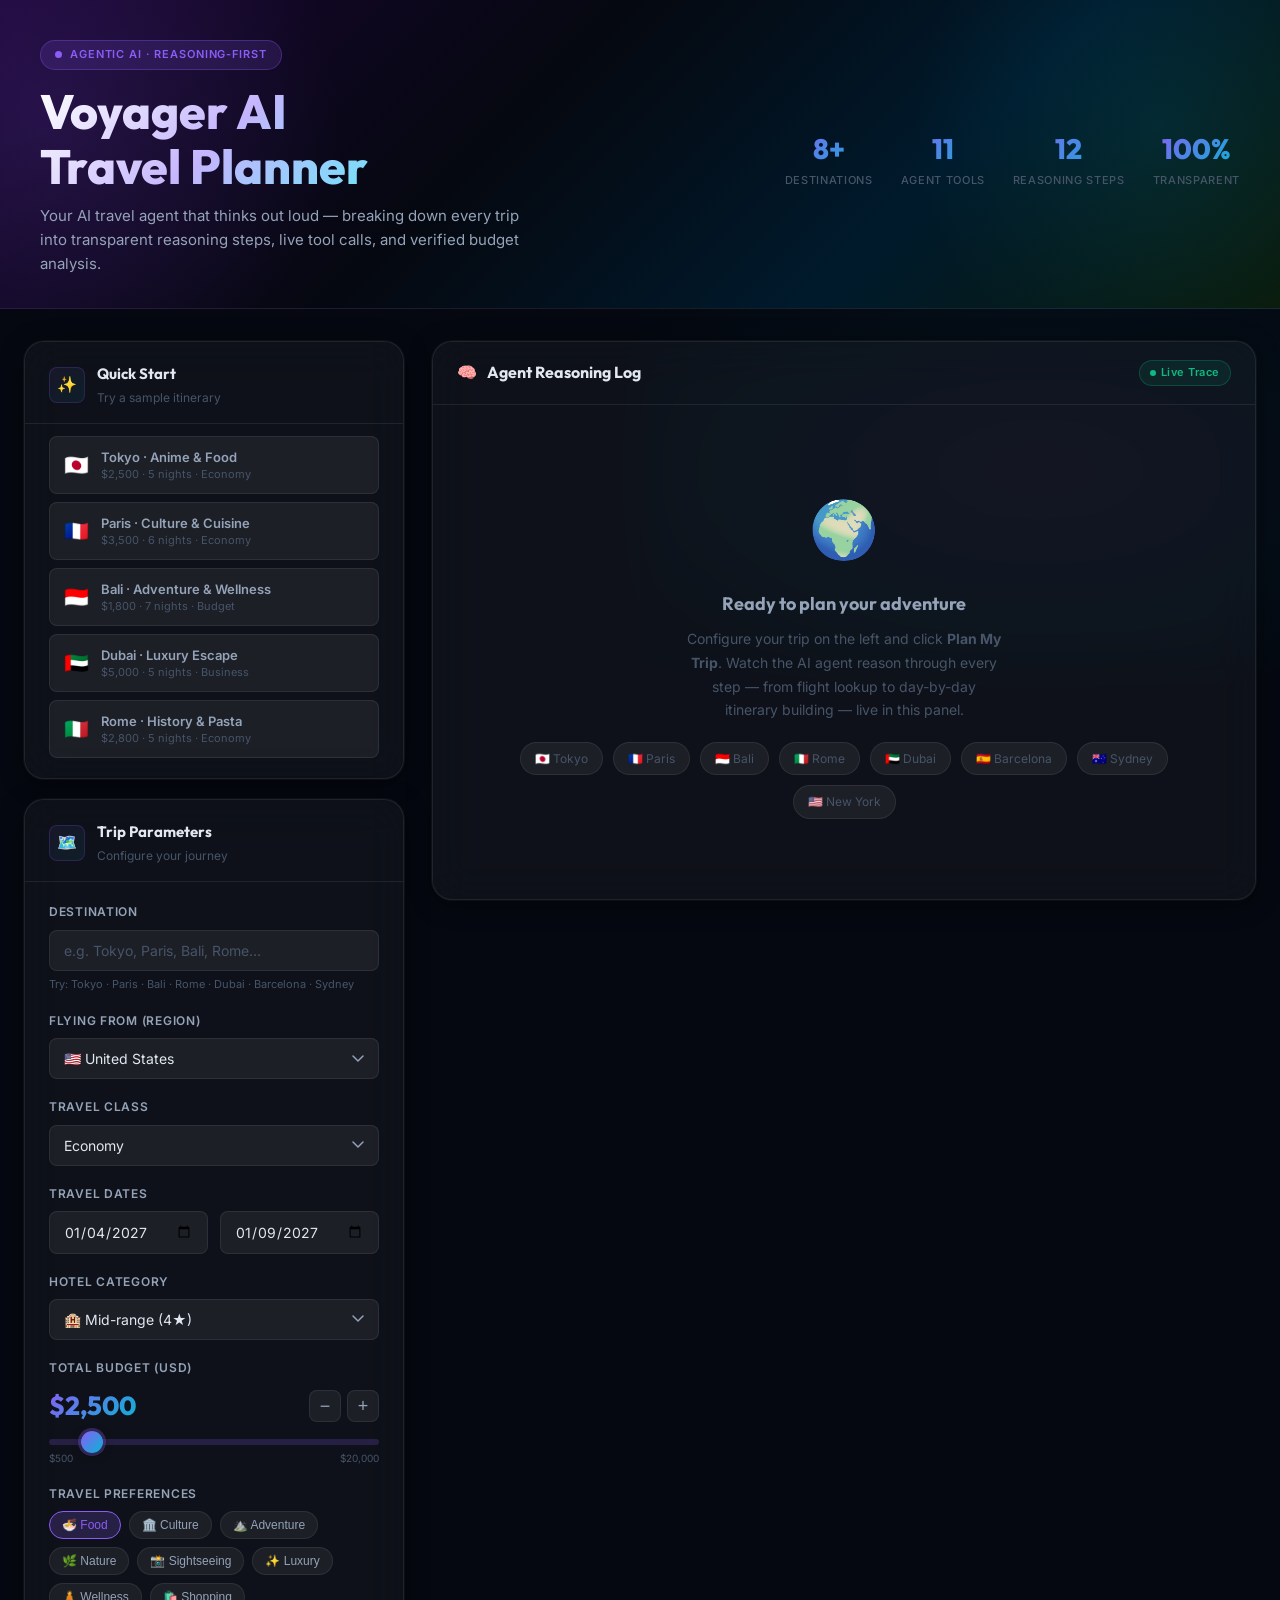
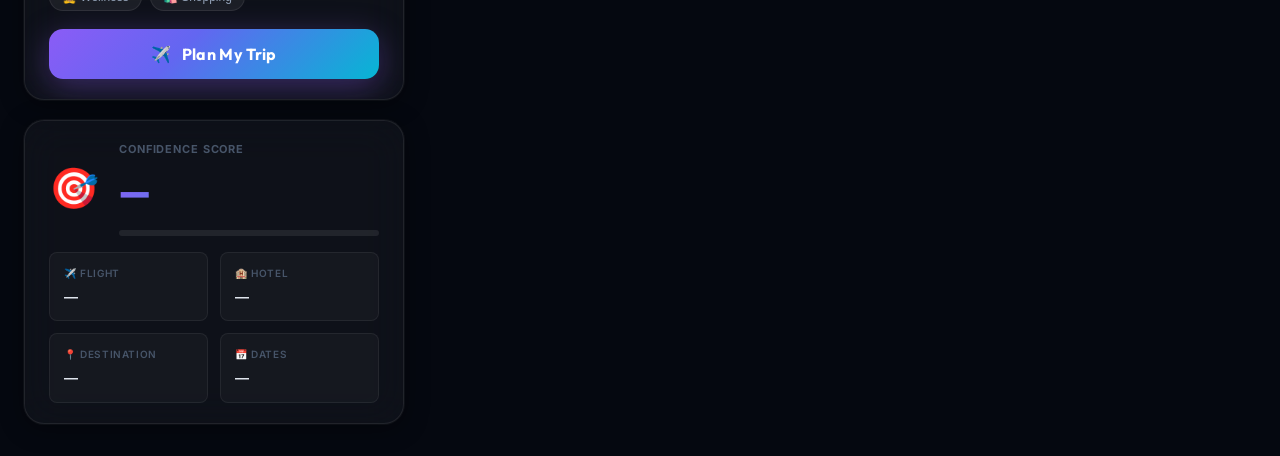
<file: ai-travel-agent/index.html>
<!DOCTYPE html>
<html lang="en">
<head>
  <meta charset="UTF-8" />
  <meta name="viewport" content="width=device-width, initial-scale=1.0" />
  <title>Voyager AI — Agentic Travel Planning Assistant</title>
  <meta name="description" content="Voyager AI is an agentic AI travel planning assistant that reasons step-by-step to build complete, budget-aware travel itineraries. Powered by transparent tool calls and structured reasoning." />
  <meta name="keywords" content="AI travel planner, itinerary generator, trip planning, travel agent AI, budget travel" />

  <!-- Open Graph -->
  <meta property="og:title" content="Voyager AI — Agentic Travel Planning Assistant" />
  <meta property="og:description" content="Watch AI reason through your perfect trip step-by-step." />
  <meta property="og:type" content="website" />

  <link rel="stylesheet" href="style.css" />

  <!-- Favicon inline SVG -->
  <link rel="icon" href="data:image/svg+xml,<svg xmlns='http://www.w3.org/2000/svg' viewBox='0 0 100 100'><text y='0.9em' font-size='90'>✈️</text></svg>" />
</head>
<body>

  <!-- Aurora ambient background -->
  <div class="aurora-bg" aria-hidden="true"></div>

  <!-- ─── Hero Header ─────────────────────────────────────── -->
  <header class="hero" role="banner">
    <div class="hero-inner">
      <div class="hero-title-group">
        <div class="hero-badge">
          <span class="pulse-dot" aria-hidden="true"></span>
          Agentic AI · Reasoning-First
        </div>
        <h1>Voyager AI<br>Travel Planner</h1>
        <p class="hero-subtitle">
          Your AI travel agent that thinks out loud — breaking down every trip into transparent reasoning steps, live tool calls, and verified budget analysis.
        </p>
      </div>
      <div class="hero-stats" aria-label="Platform statistics">
        <div class="hero-stat">
          <div class="hero-stat-num">8+</div>
          <div class="hero-stat-label">Destinations</div>
        </div>
        <div class="hero-stat">
          <div class="hero-stat-num">11</div>
          <div class="hero-stat-label">Agent Tools</div>
        </div>
        <div class="hero-stat">
          <div class="hero-stat-num">12</div>
          <div class="hero-stat-label">Reasoning Steps</div>
        </div>
        <div class="hero-stat">
          <div class="hero-stat-num">100%</div>
          <div class="hero-stat-label">Transparent</div>
        </div>
      </div>
    </div>
  </header>

  <!-- ─── Main App Layout ─────────────────────────────────── -->
  <main class="app-layout" role="main">

    <!-- ═══════════════════════════════════════════════════ -->
    <!-- LEFT PANEL — Trip Configuration Form               -->
    <!-- ═══════════════════════════════════════════════════ -->
    <aside class="left-panel" aria-label="Trip configuration">

      <!-- Quick Examples -->
      <div class="card" id="examples-card">
        <div class="card-header">
          <div class="card-header-icon" aria-hidden="true">✨</div>
          <div>
            <div class="card-title">Quick Start</div>
            <div class="card-subtitle">Try a sample itinerary</div>
          </div>
        </div>
        <div class="card-body" style="padding-top:12px">
          <div class="examples-grid" role="list">

            <button class="example-btn" id="example-tokyo" role="listitem"
              data-dest="Tokyo" data-budget="2500" data-prefs="food,culture" data-nights="5"
              aria-label="Load Tokyo anime and food example">
              <span class="example-icon" aria-hidden="true">🇯🇵</span>
              <div class="example-info">
                <div class="example-title">Tokyo · Anime & Food</div>
                <div class="example-meta">$2,500 · 5 nights · Economy</div>
              </div>
            </button>

            <button class="example-btn" id="example-paris" role="listitem"
              data-dest="Paris" data-budget="3500" data-prefs="culture,food" data-nights="6"
              aria-label="Load Paris culture and cuisine example">
              <span class="example-icon" aria-hidden="true">🇫🇷</span>
              <div class="example-info">
                <div class="example-title">Paris · Culture & Cuisine</div>
                <div class="example-meta">$3,500 · 6 nights · Economy</div>
              </div>
            </button>

            <button class="example-btn" id="example-bali" role="listitem"
              data-dest="Bali" data-budget="1800" data-prefs="adventure,wellness" data-nights="7"
              aria-label="Load Bali adventure example">
              <span class="example-icon" aria-hidden="true">🇮🇩</span>
              <div class="example-info">
                <div class="example-title">Bali · Adventure & Wellness</div>
                <div class="example-meta">$1,800 · 7 nights · Budget</div>
              </div>
            </button>

            <button class="example-btn" id="example-dubai" role="listitem"
              data-dest="Dubai" data-budget="5000" data-prefs="luxury,sightseeing" data-nights="5"
              aria-label="Load Dubai luxury example">
              <span class="example-icon" aria-hidden="true">🇦🇪</span>
              <div class="example-info">
                <div class="example-title">Dubai · Luxury Escape</div>
                <div class="example-meta">$5,000 · 5 nights · Business</div>
              </div>
            </button>

            <button class="example-btn" id="example-rome" role="listitem"
              data-dest="Rome" data-budget="2800" data-prefs="culture,food" data-nights="5"
              aria-label="Load Rome history and pasta example">
              <span class="example-icon" aria-hidden="true">🇮🇹</span>
              <div class="example-info">
                <div class="example-title">Rome · History & Pasta</div>
                <div class="example-meta">$2,800 · 5 nights · Economy</div>
              </div>
            </button>

          </div>
        </div>
      </div>

      <!-- Main Trip Form -->
      <div class="card" id="form-card">
        <div class="card-header">
          <div class="card-header-icon" aria-hidden="true">🗺️</div>
          <div>
            <div class="card-title">Trip Parameters</div>
            <div class="card-subtitle">Configure your journey</div>
          </div>
        </div>
        <div class="card-body">
          <form id="trip-form" novalidate>

            <!-- Destination -->
            <div class="form-group">
              <label class="form-label" for="destination">Destination</label>
              <input
                id="destination"
                type="text"
                class="form-input"
                placeholder="e.g. Tokyo, Paris, Bali, Rome…"
                autocomplete="off"
                required
                aria-required="true"
                aria-describedby="destination-hint"
              />
              <span id="destination-hint" style="font-size:11px;color:var(--text-muted);display:block;margin-top:5px;">
                Try: Tokyo · Paris · Bali · Rome · Dubai · Barcelona · Sydney
              </span>
            </div>

            <!-- Origin & Travel Class -->
            <div class="form-group">
              <label class="form-label" for="origin">Flying From (Region)</label>
              <select id="origin" class="form-select" aria-label="Select origin region">
                <option value="US">🇺🇸 United States</option>
                <option value="UK">🇬🇧 United Kingdom</option>
                <option value="IN">🇮🇳 India</option>
                <option value="AU">🇦🇺 Australia</option>
              </select>
            </div>

            <div class="form-group">
              <label class="form-label" for="travel-class">Travel Class</label>
              <select id="travel-class" class="form-select" aria-label="Select travel class">
                <option value="economy">Economy</option>
                <option value="business">Business</option>
              </select>
            </div>

            <!-- Dates -->
            <div class="form-group">
              <label class="form-label">Travel Dates</label>
              <div class="date-row">
                <div>
                  <input id="start-date" type="date" class="form-input" aria-label="Departure date" required />
                </div>
                <div>
                  <input id="end-date" type="date" class="form-input" aria-label="Return date" required />
                </div>
              </div>
            </div>

            <!-- Hotel Category -->
            <div class="form-group">
              <label class="form-label" for="hotel-category">Hotel Category</label>
              <select id="hotel-category" class="form-select" aria-label="Select hotel category">
                <option value="budget">🛏️ Budget (Hostels & 3★)</option>
                <option value="midrange" selected>🏨 Mid-range (4★)</option>
                <option value="luxury">🌟 Luxury (5★)</option>
              </select>
            </div>

            <!-- Budget Slider -->
            <div class="form-group">
              <label class="form-label" for="budget-slider">Total Budget (USD)</label>
              <div class="budget-display-row">
                <span id="budget-display" aria-live="polite">$2,500</span>
                <div class="budget-refine" role="group" aria-label="Budget adjustment">
                  <button type="button" class="refine-btn" data-action="budget-down"
                    id="budget-down-btn" aria-label="Decrease budget by $500">−</button>
                  <button type="button" class="refine-btn" data-action="budget-up"
                    id="budget-up-btn" aria-label="Increase budget by $500">+</button>
                </div>
              </div>
              <input
                id="budget-slider"
                type="range"
                min="500"
                max="20000"
                step="100"
                value="2500"
                aria-label="Budget slider"
              />
              <div style="display:flex;justify-content:space-between;margin-top:5px">
                <span style="font-size:10px;color:var(--text-muted)">$500</span>
                <span style="font-size:10px;color:var(--text-muted)">$20,000</span>
              </div>
            </div>

            <!-- Preferences -->
            <div class="form-group">
              <label class="form-label" id="prefs-label">Travel Preferences</label>
              <div class="pref-chips" role="group" aria-labelledby="prefs-label">
                <button type="button" class="pref-chip selected" data-pref="food" id="pref-food" aria-pressed="true">🍜 Food</button>
                <button type="button" class="pref-chip" data-pref="culture" id="pref-culture" aria-pressed="false">🏛️ Culture</button>
                <button type="button" class="pref-chip" data-pref="adventure" id="pref-adventure" aria-pressed="false">⛰️ Adventure</button>
                <button type="button" class="pref-chip" data-pref="nature" id="pref-nature" aria-pressed="false">🌿 Nature</button>
                <button type="button" class="pref-chip" data-pref="sightseeing" id="pref-sightseeing" aria-pressed="false">📸 Sightseeing</button>
                <button type="button" class="pref-chip" data-pref="luxury" id="pref-luxury" aria-pressed="false">✨ Luxury</button>
                <button type="button" class="pref-chip" data-pref="wellness" id="pref-wellness" aria-pressed="false">🧘 Wellness</button>
                <button type="button" class="pref-chip" data-pref="shopping" id="pref-shopping" aria-pressed="false">🛍️ Shopping</button>
              </div>
            </div>

            <!-- Submit -->
            <button type="submit" class="submit-btn" id="run-btn" aria-live="polite">
              <span aria-hidden="true">✈️</span>
              Plan My Trip
            </button>

          </form>
        </div>
      </div>

      <!-- Confidence Meter (visible after run) -->
      <div class="confidence-panel card" id="conf-panel" style="display:flex;padding:0">
        <div class="card-body" style="width:100%">
          <div style="display:flex;align-items:center;gap:20px;flex-wrap:wrap">
            <div class="conf-icon" aria-hidden="true">🎯</div>
            <div class="conf-info">
              <div class="conf-label">Confidence Score</div>
              <div id="conf-score" aria-live="polite">—</div>
              <div class="conf-bar" role="progressbar" aria-labelledby="conf-score">
                <div id="conf-bar-inner"></div>
              </div>
            </div>
          </div>
          <div class="conf-summary-cards" style="margin-top:16px">
            <div class="conf-card">
              <div class="conf-card-label">✈️ Flight</div>
              <div class="conf-card-val" id="conf-flight">—</div>
            </div>
            <div class="conf-card">
              <div class="conf-card-label">🏨 Hotel</div>
              <div class="conf-card-val" id="conf-hotel">—</div>
            </div>
            <div class="conf-card">
              <div class="conf-card-label">📍 Destination</div>
              <div class="conf-card-val" id="conf-destination">—</div>
            </div>
            <div class="conf-card">
              <div class="conf-card-label">📅 Dates</div>
              <div class="conf-card-val" id="conf-dates">—</div>
            </div>
          </div>
        </div>
      </div>

    </aside>

    <!-- ═══════════════════════════════════════════════════ -->
    <!-- RIGHT PANEL — Agent Reasoning + Results            -->
    <!-- ═══════════════════════════════════════════════════ -->
    <section class="main-panel" aria-label="Agent output">

      <!-- Reasoning Panel -->
      <div class="reasoning-panel-wrap" id="reasoning-wrap">
        <div class="panel-header">
          <div class="panel-title">
            <span aria-hidden="true">🧠</span>
            Agent Reasoning Log
          </div>
          <div class="panel-live-badge" aria-live="polite">
            <span class="live-dot" aria-hidden="true"></span>
            Live Trace
          </div>
        </div>

        <!-- Reasoning Steps Container -->
        <div id="reasoning-panel" role="log" aria-label="Agent reasoning steps" aria-live="polite">

          <!-- Empty State -->
          <div id="empty-state" aria-hidden="false">
            <span class="empty-icon" aria-hidden="true">🌍</span>
            <div class="empty-title">Ready to plan your adventure</div>
            <p class="empty-text">
              Configure your trip on the left and click <strong>Plan My Trip</strong>. Watch the AI agent reason through every step — from flight lookup to day-by-day itinerary building — live in this panel.
            </p>
            <div class="empty-destinations" aria-label="Supported destinations">
              <span class="dest-pill">🇯🇵 Tokyo</span>
              <span class="dest-pill">🇫🇷 Paris</span>
              <span class="dest-pill">🇮🇩 Bali</span>
              <span class="dest-pill">🇮🇹 Rome</span>
              <span class="dest-pill">🇦🇪 Dubai</span>
              <span class="dest-pill">🇪🇸 Barcelona</span>
              <span class="dest-pill">🇦🇺 Sydney</span>
              <span class="dest-pill">🇺🇸 New York</span>
            </div>
          </div>

        </div><!-- #reasoning-panel -->
      </div>

      <!-- ─── Budget Summary Section ─────────────────────── -->
      <section id="budget-section" aria-label="Budget breakdown">
        <div class="section-header">
          <h2 class="section-title">💰 Budget Breakdown</h2>
        </div>

        <div class="card">
          <div class="card-body">
            <div class="budget-grid">
              <div>
                <div id="budget-bars" aria-label="Budget category bars"></div>
                <div id="budget-total-row" aria-live="polite"></div>
              </div>
              <div id="donut-chart" aria-label="Budget donut chart" role="img"></div>
            </div>
          </div>
        </div>

        <!-- Warnings / Assumptions / Tips -->
        <div class="meta-grid" style="margin-top:16px">
          <div class="meta-card">
            <div class="meta-title">
              <span aria-hidden="true">⚠️</span> Warnings
            </div>
            <div id="warnings-list" aria-live="polite"></div>
          </div>
          <div class="meta-card">
            <div class="meta-title">
              <span aria-hidden="true">ℹ️</span> Assumptions
            </div>
            <div id="assumptions-list" aria-live="polite"></div>
          </div>
        </div>

        <!-- Tips -->
        <div class="meta-card" style="margin-top:16px">
          <div class="meta-title">
            <span aria-hidden="true">💡</span> Destination Tips
          </div>
          <div id="tips-list" aria-live="polite"></div>
        </div>

      </section>

      <!-- ─── Day-by-Day Itinerary ───────────────────────── -->
      <section id="itinerary-section" aria-label="Day-by-day itinerary">
        <div class="section-header">
          <h2 class="section-title">🗓️ Your Itinerary</h2>
          <button class="export-btn" id="export-btn" aria-label="Export itinerary as JSON">
            <span aria-hidden="true">⬇️</span> Export JSON
          </button>
        </div>

        <!-- Summary Strip -->
        <div class="summary-strip" role="list" aria-label="Trip summary">
          <div class="summary-card" role="listitem">
            <div class="summary-label"><span aria-hidden="true">📍</span> Destination</div>
            <div class="summary-value" id="summary-destination">—</div>
          </div>
          <div class="summary-card" role="listitem">
            <div class="summary-label"><span aria-hidden="true">📅</span> Dates</div>
            <div class="summary-value" id="summary-dates">—</div>
          </div>
          <div class="summary-card" role="listitem">
            <div class="summary-label"><span aria-hidden="true">✈️</span> Flights (RT)</div>
            <div class="summary-value" id="summary-flight">—</div>
          </div>
          <div class="summary-card" role="listitem">
            <div class="summary-label"><span aria-hidden="true">🏨</span> Hotel</div>
            <div class="summary-value" id="summary-hotel">—</div>
          </div>
        </div>

        <!-- Day Cards -->
        <div id="days-container" role="list" aria-label="Itinerary days"></div>

      </section>

    </section><!-- .main-panel -->

  </main><!-- .app-layout -->

  <!-- Scripts -->
  <script src="data.js"></script>
  <script src="tools.js?v=6"></script>
  <script src="app.js?v=2"></script>

  <!-- Fix aria-pressed on pref chips -->
  <script>
    document.querySelectorAll('.pref-chip').forEach(chip => {
      chip.addEventListener('click', () => {
        const pressed = chip.classList.contains('selected');
        chip.setAttribute('aria-pressed', pressed ? 'true' : 'false');
      });
    });
  </script>

</body>
</html>
</file>
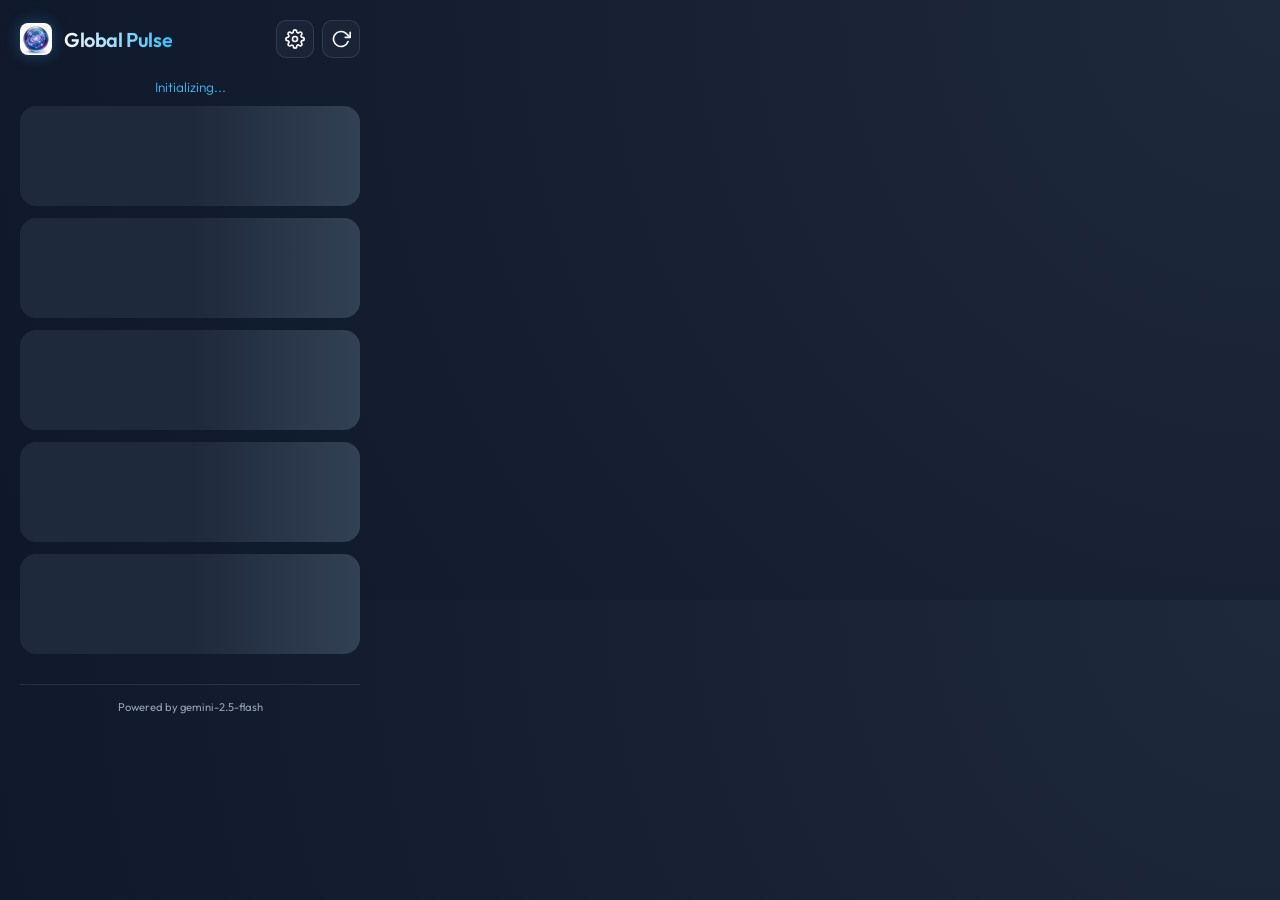
<file: gemini-news-aggregator/popup.html>
<!DOCTYPE html>
<html lang="en">
<head>
  <meta charset="UTF-8">
  <meta name="viewport" content="width=device-width, initial-scale=1.0">
  <title>Gemini News</title>
  <link rel="preconnect" href="https://fonts.googleapis.com">
  <link rel="preconnect" href="https://fonts.gstatic.com" crossorigin>
  <link href="https://fonts.googleapis.com/css2?family=Outfit:wght@300;400;600&display=swap" rel="stylesheet">
  <link rel="stylesheet" href="popup.css">
</head>
<body>
  <div class="container">
    <header>
      <div class="logo-area">
        <img src="icon128.png" alt="Logo" class="logo">
        <h1>Global Pulse</h1>
      </div>
      <div class="header-actions">
        <button id="settings-btn" title="API Settings">
          <svg viewBox="0 0 24 24" width="20" height="20" fill="none" stroke="currentColor" stroke-width="2" stroke-linecap="round" stroke-linejoin="round"><circle cx="12" cy="12" r="3"></circle><path d="M19.4 15a1.65 1.65 0 0 0 .33 1.82l.06.06a2 2 0 0 1 0 2.83 2 2 0 0 1-2.83 0l-.06-.06a1.65 1.65 0 0 0-1.82-.33 1.65 1.65 0 0 0-1 1.51V21a2 2 0 0 1-2 2 2 2 0 0 1-2-2v-.09A1.65 1.65 0 0 0 9 19.4a1.65 1.65 0 0 0-1.82.33l-.06.06a2 2 0 0 1-2.83 0 2 2 0 0 1 0-2.83l.06-.06a1.65 1.65 0 0 0 .33-1.82 1.65 1.65 0 0 0-1.51-1H3a2 2 0 0 1-2-2 2 2 0 0 1 2-2h.09A1.65 1.65 0 0 0 4.6 9a1.65 1.65 0 0 0-.33-1.82l-.06-.06a2 2 0 0 1 0-2.83 2 2 0 0 1 2.83 0l.06.06a1.65 1.65 0 0 0 1.82.33H9a1.65 1.65 0 0 0 1-1.51V3a2 2 0 0 1 2-2 2 2 0 0 1 2 2v.09a1.65 1.65 0 0 0 1 1.51 1.65 1.65 0 0 0 1.82-.33l.06-.06a2 2 0 0 1 2.83 0 2 2 0 0 1 0 2.83l-.06.06a1.65 1.65 0 0 0-.33 1.82V9a1.65 1.65 0 0 0 1.51 1H21a2 2 0 0 1 2 2 2 2 0 0 1-2 2h-.09a1.65 1.65 0 0 0-1.51 1z"></path></svg>
        </button>
        <button id="refresh-btn" title="Refresh News">
          <svg viewBox="0 0 24 24" width="20" height="20" fill="none" stroke="currentColor" stroke-width="2" stroke-linecap="round" stroke-linejoin="round"><path d="M23 4v6h-6"></path><path d="M20.49 15a9 9 0 1 1-2.12-9.36L23 10"></path></svg>
        </button>
      </div>
    </header>

    <div id="settings-modal" class="modal" style="display: none;">
      <div class="modal-content">
        <h2>API Settings</h2>
        <p>Your API key is stored locally and never shared.</p>
        <input type="password" id="api-key-input" placeholder="Enter Gemini API Key">
        <div class="modal-actions">
          <button id="save-settings" class="primary-btn">Save Key</button>
          <button id="close-settings" class="text-btn">Cancel</button>
        </div>
      </div>
    </div>

    <main>
      <div id="status" class="status-msg">Initializing...</div>
      <div id="news-container" class="news-list">
        <!-- News items will be injected here -->
        <div class="skeleton"></div>
        <div class="skeleton"></div>
        <div class="skeleton"></div>
        <div class="skeleton"></div>
        <div class="skeleton"></div>
      </div>
      <button id="load-more-btn" class="secondary-btn" style="display: none;">Show 5 More Stories</button>
    </main>

    <footer id="footer-text">
      Powered by Gemini
    </footer>
  </div>
  <script type="module" src="popup.js"></script>
</body>
</html>
</file>
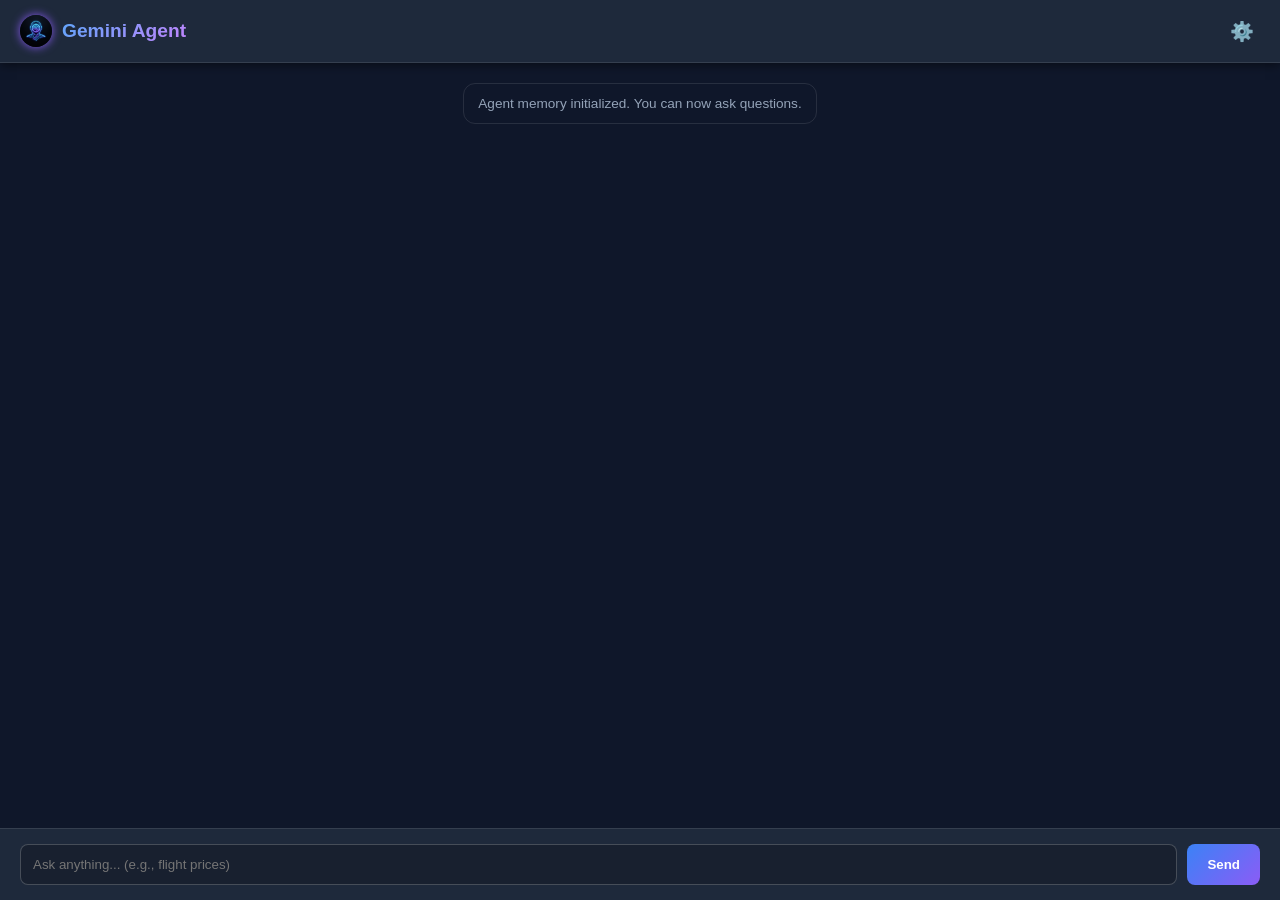
<file: gemini_agent_flight_price_curr_conv/popup.html>
<!DOCTYPE html>
<html lang="en">
<head>
  <meta charset="UTF-8">
  <meta name="viewport" content="width=device-width, initial-scale=1.0">
  <title>Gemini Agent</title>
  <link rel="stylesheet" href="popup.css">
</head>
<body>
  <div id="settings-view" class="view hidden">
    <div class="settings-content">
      <h2>Agent Setup</h2>
      <p>Please enter your Gemini API Key to continue.</p>
      <input type="password" id="api-key-input" placeholder="GEMINI_API_KEY">
      <button id="save-key-btn" class="glow-btn">Save Key</button>
      <div id="settings-error" class="error hidden"></div>
    </div>
  </div>

  <div id="chat-view" class="view">
    <header>
      <div class="header-content">
        <img src="icons/icon.png" alt="Logo" class="logo">
        <h1>Gemini Agent</h1>
      </div>
      <button id="settings-btn" title="Settings">⚙️</button>
    </header>

    <div id="chat-history">
      <div class="message system-msg">Agent memory initialized. You can now ask questions.</div>
    </div>

    <div class="input-area">
      <input type="text" id="query-input" placeholder="Ask anything... (e.g., flight prices)">
      <button id="send-btn" class="glow-btn">Send</button>
    </div>
  </div>

  <script src="popup.js"></script>
</body>
</html>
</file>
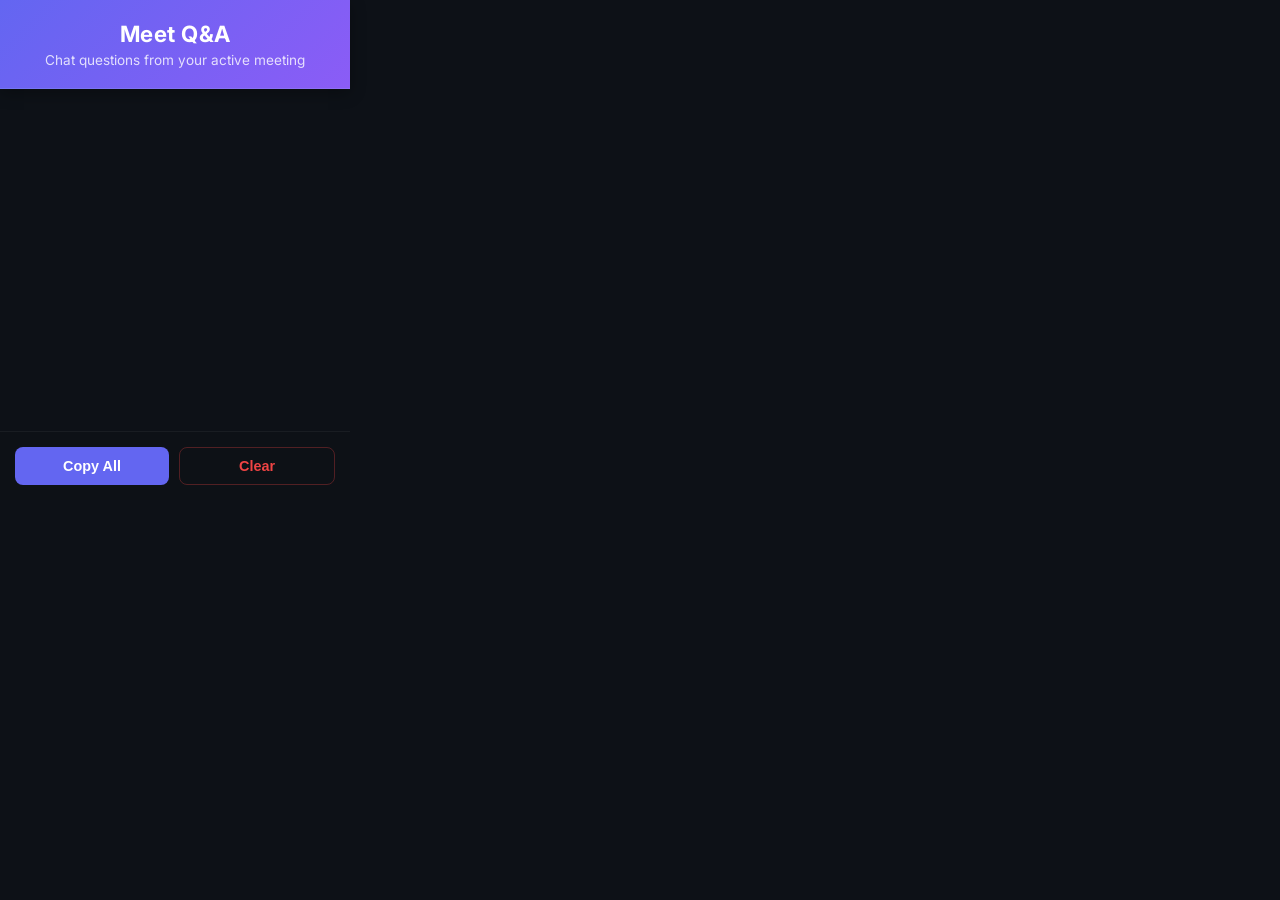
<file: google-meet-qna-extension/popup.html>
<!DOCTYPE html>
<html lang="en">
<head>
    <meta charset="UTF-8">
    <meta name="viewport" content="width=device-width, initial-scale=1.0">
    <title>Meet Q&A Extractor</title>
    <link href="https://fonts.googleapis.com/css2?family=Inter:wght@400;600;700&display=swap" rel="stylesheet">
    <link rel="stylesheet" href="popup.css">
</head>
<body>
    <header>
        <h1>Meet Q&A</h1>
        <p>Chat questions from your active meeting</p>
    </header>
    <main id="question-list">
        <!-- JS will populate questions here -->
    </main>
    <div class="actions">
        <button id="copy-btn" class="btn-primary">Copy All</button>
        <button id="clear-btn" class="btn-danger">Clear</button>
    </div>
    <script src="popup.js"></script>
</body>
</html>
</file>
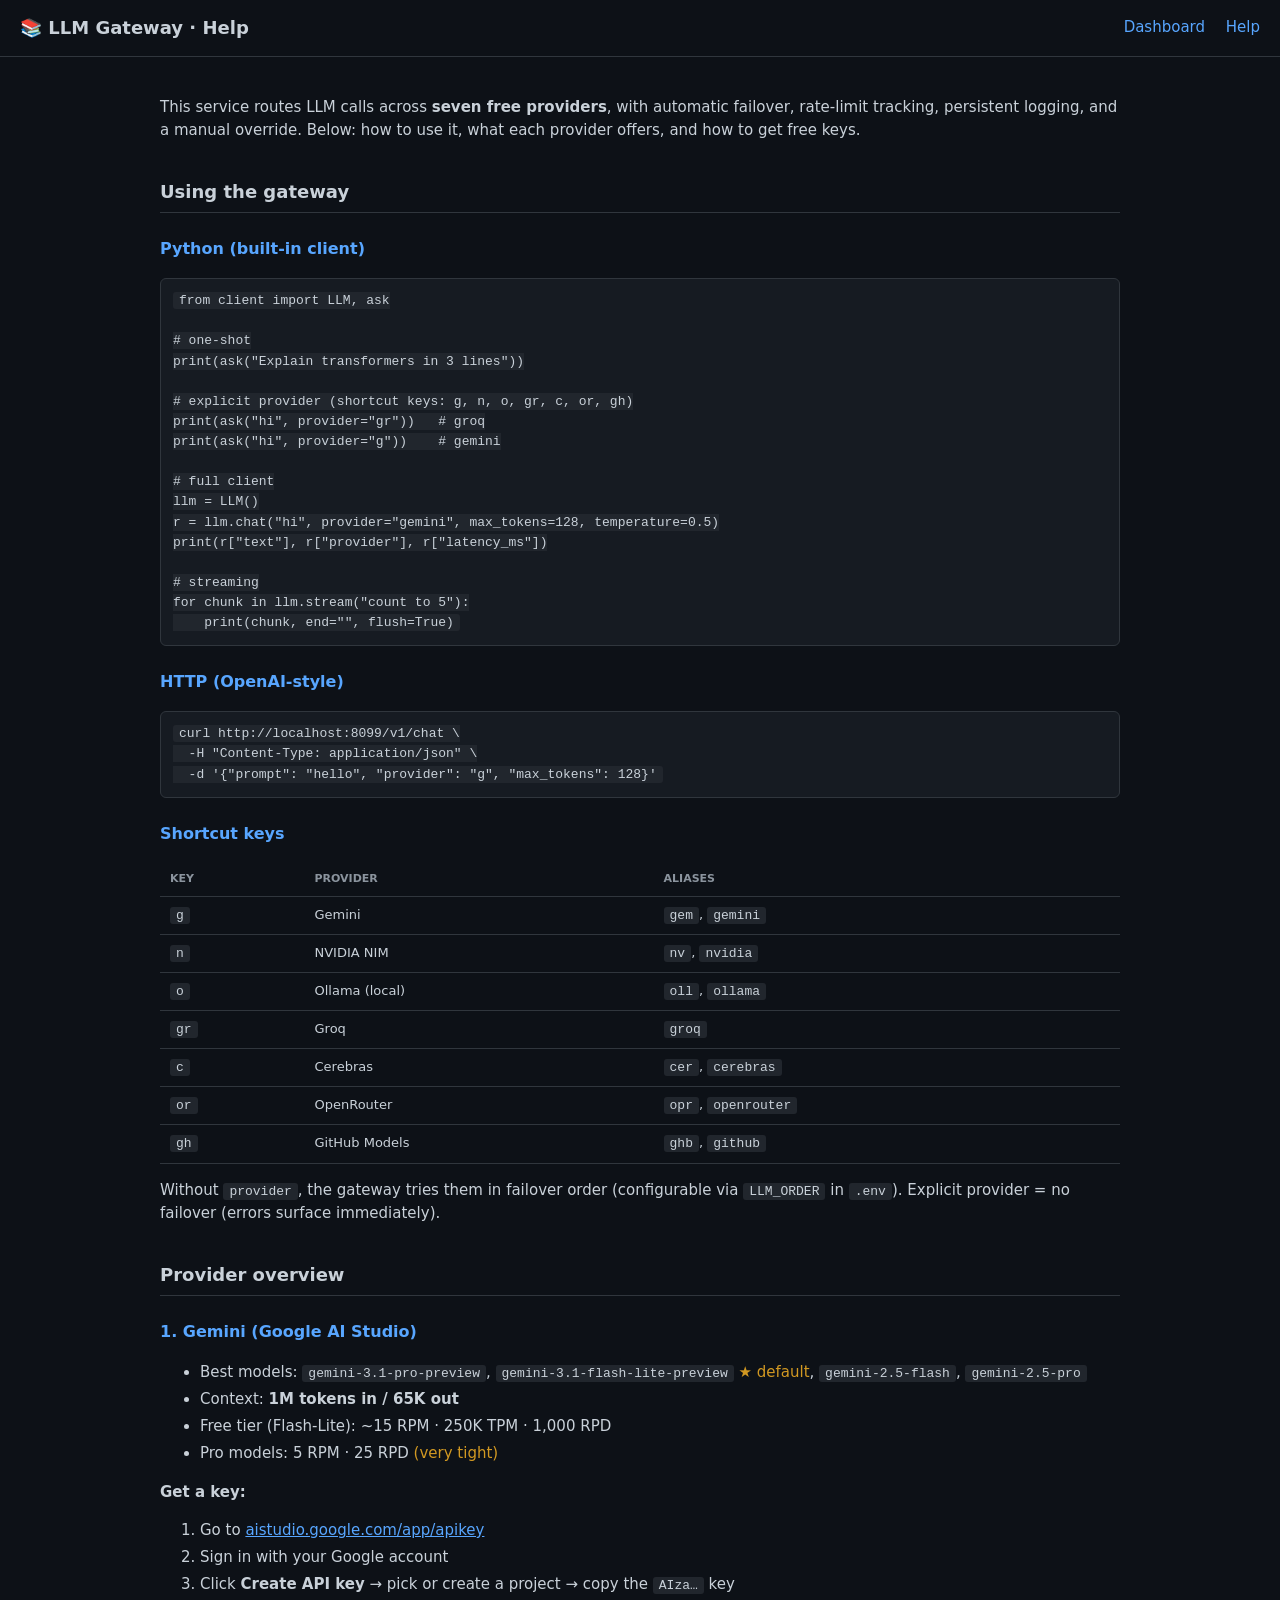
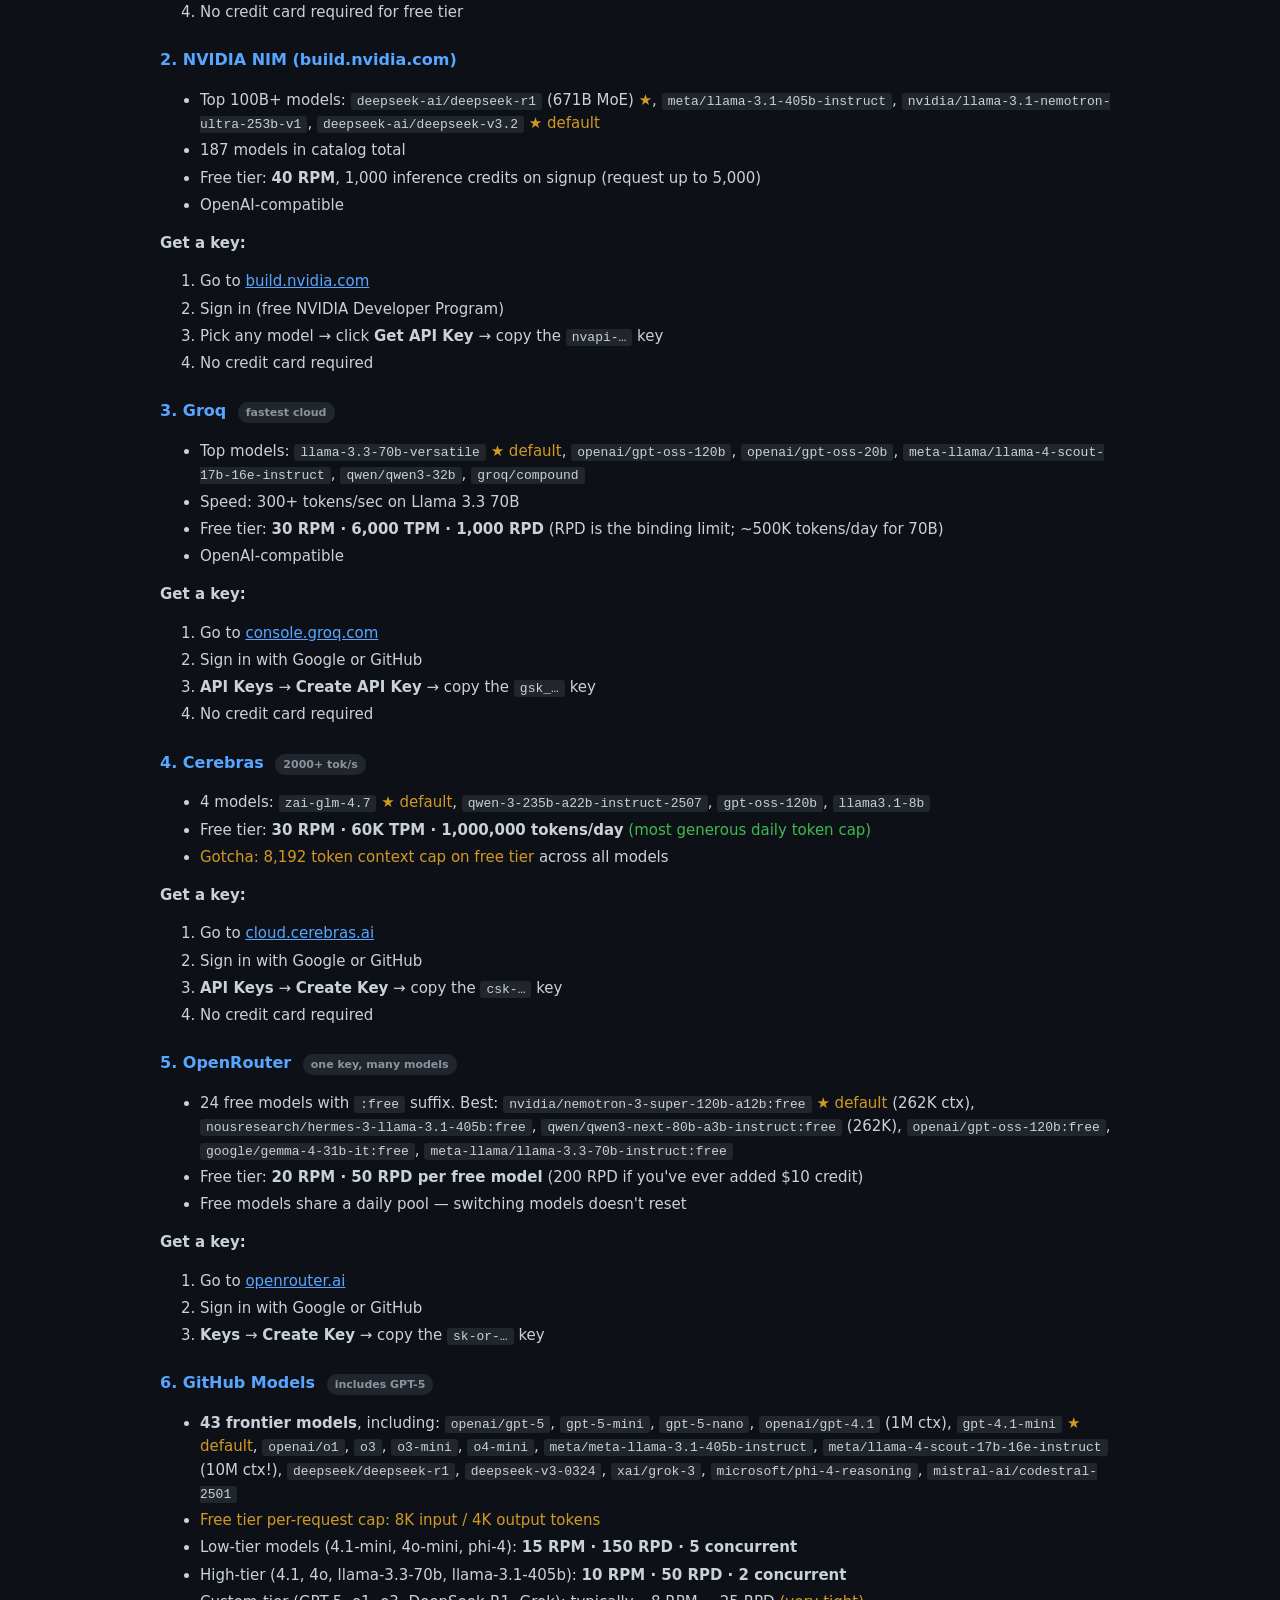
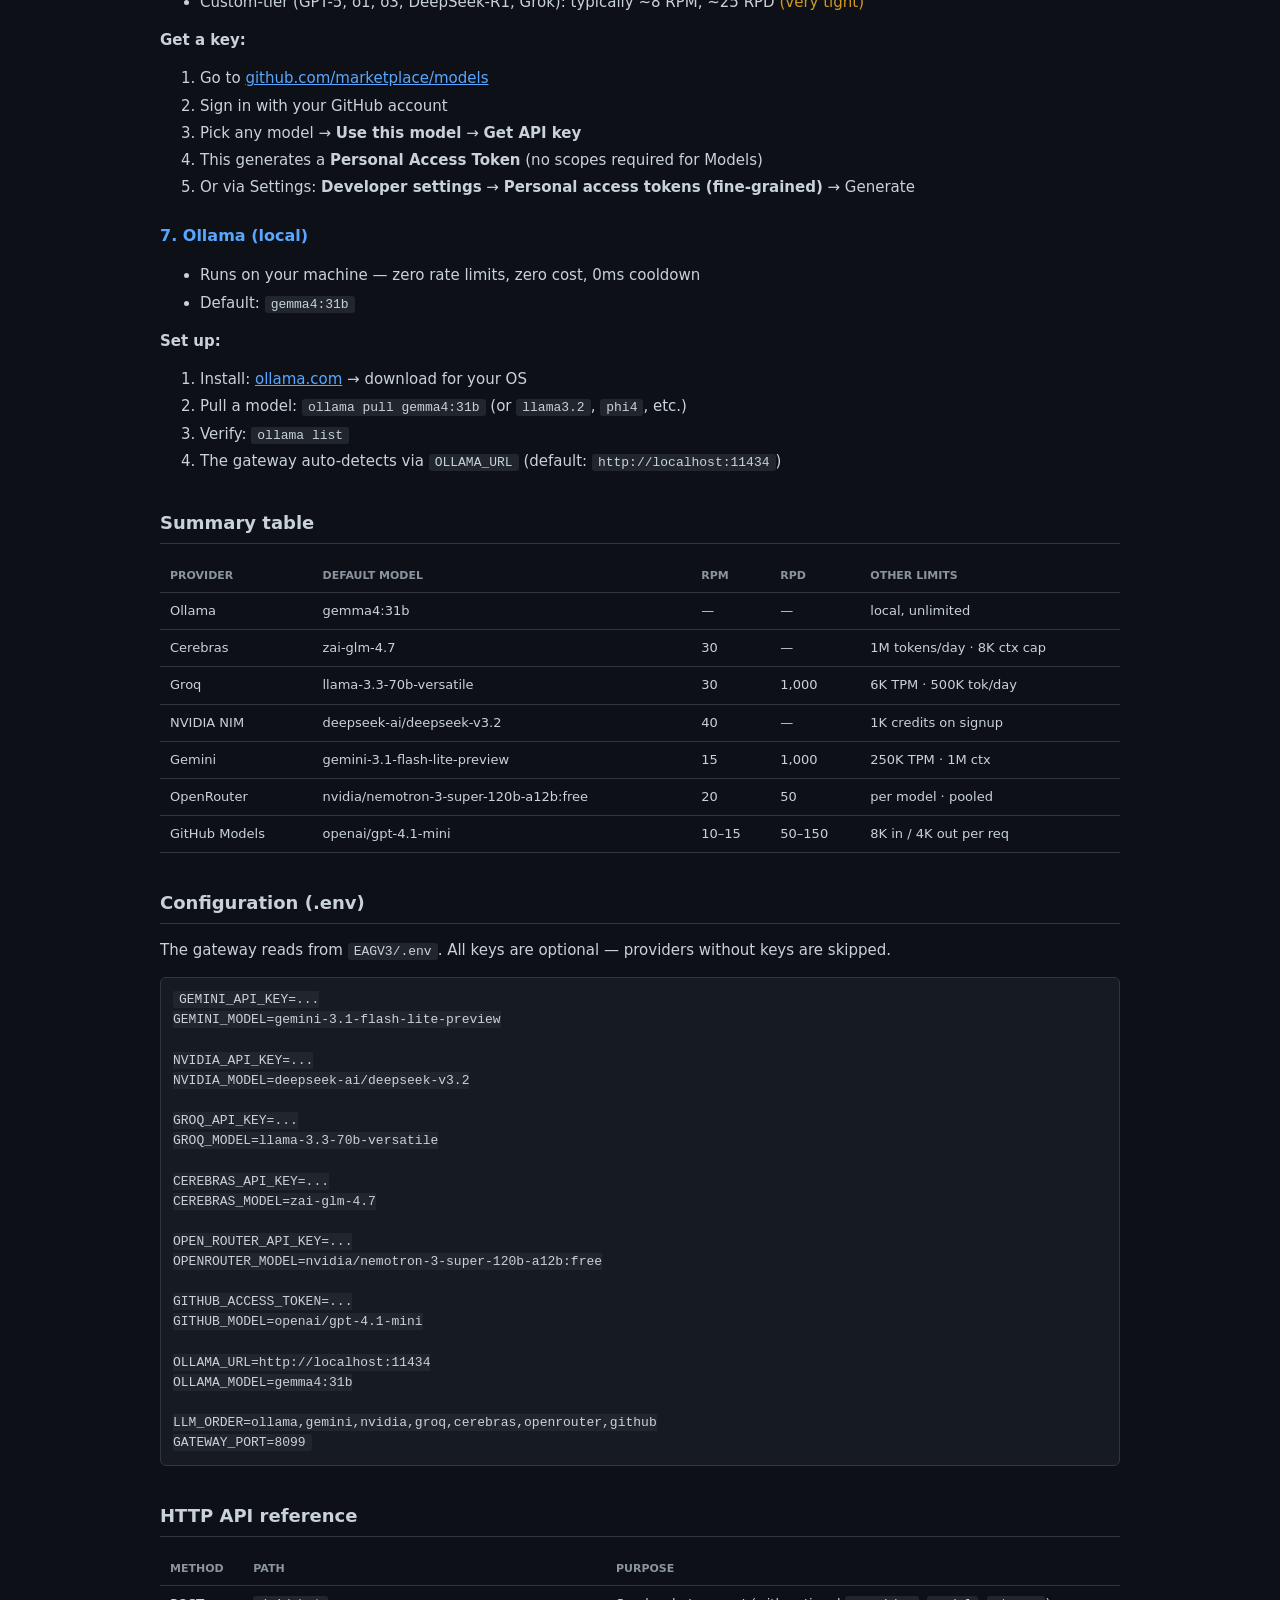
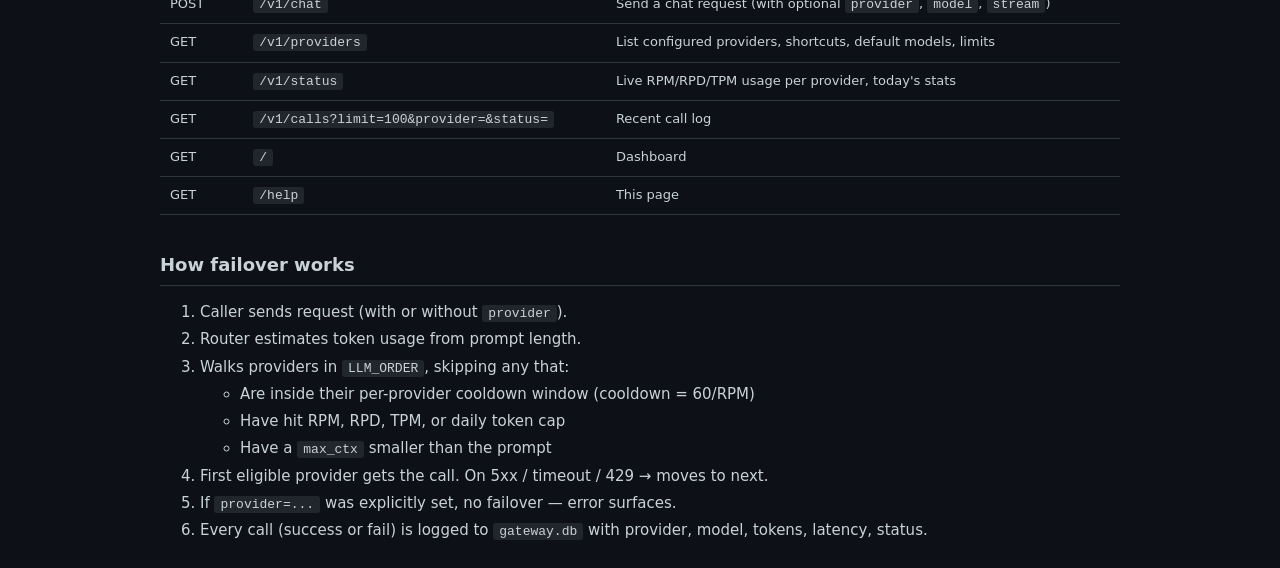
<file: agent_runtime_project_custom/llm_gatewayV3/static/help.html>
<!doctype html>
<html lang="en">
<head>
<meta charset="utf-8">
<title>LLM Gateway · Help & Free Keys</title>
<style>
  :root {
    --bg: #0d1117; --panel: #161b22; --border: #30363d; --text: #c9d1d9;
    --muted: #8b949e; --green: #3fb950; --red: #f85149; --blue: #58a6ff;
    --yellow: #d29922; --accent: #a371f7;
  }
  * { box-sizing: border-box; }
  body { background: var(--bg); color: var(--text); font: 15px/1.55 -apple-system, BlinkMacSystemFont, "Segoe UI", system-ui, sans-serif; margin: 0; }
  header { padding: 14px 20px; border-bottom: 1px solid var(--border); display: flex; justify-content: space-between; align-items: center; }
  header h1 { margin: 0; font-size: 18px; font-weight: 600; }
  header nav a { color: var(--blue); margin-left: 16px; text-decoration: none; }
  main { padding: 24px 20px; max-width: 1000px; margin: 0 auto; }
  h2 { font-size: 18px; margin-top: 36px; padding-bottom: 6px; border-bottom: 1px solid var(--border); }
  h3 { font-size: 16px; margin-top: 24px; color: var(--blue); }
  table { width: 100%; border-collapse: collapse; margin: 10px 0; font-size: 13px; }
  th, td { padding: 8px 10px; border-bottom: 1px solid var(--border); text-align: left; vertical-align: top; }
  th { color: var(--muted); font-weight: 600; text-transform: uppercase; font-size: 11px; }
  code, pre { font-family: ui-monospace, SFMono-Regular, "SF Mono", Menlo, monospace; }
  code { background: #21262d; padding: 1px 6px; border-radius: 3px; font-size: 13px; }
  pre { background: var(--panel); border: 1px solid var(--border); border-radius: 6px; padding: 12px; overflow-x: auto; font-size: 13px; }
  ol li, ul li { margin: 4px 0; }
  .star { color: var(--yellow); }
  .badge { display: inline-block; padding: 2px 8px; border-radius: 10px; font-size: 11px; background: #21262d; color: var(--muted); margin-left: 6px; }
  .ok { color: var(--green); }
  .warn { color: var(--yellow); }
  .err { color: var(--red); }
  a { color: var(--blue); }
</style>
</head>
<body>
<header>
  <h1>📚 LLM Gateway · Help</h1>
  <nav>
    <a href="/">Dashboard</a>
    <a href="/help">Help</a>
  </nav>
</header>
<main>

<p>This service routes LLM calls across <strong>seven free providers</strong>, with automatic failover, rate-limit tracking, persistent logging, and a manual override. Below: how to use it, what each provider offers, and how to get free keys.</p>

<h2>Using the gateway</h2>

<h3>Python (built-in client)</h3>
<pre><code>from client import LLM, ask

# one-shot
print(ask("Explain transformers in 3 lines"))

# explicit provider (shortcut keys: g, n, o, gr, c, or, gh)
print(ask("hi", provider="gr"))   # groq
print(ask("hi", provider="g"))    # gemini

# full client
llm = LLM()
r = llm.chat("hi", provider="gemini", max_tokens=128, temperature=0.5)
print(r["text"], r["provider"], r["latency_ms"])

# streaming
for chunk in llm.stream("count to 5"):
    print(chunk, end="", flush=True)</code></pre>

<h3>HTTP (OpenAI-style)</h3>
<pre><code>curl http://localhost:8099/v1/chat \
  -H "Content-Type: application/json" \
  -d '{"prompt": "hello", "provider": "g", "max_tokens": 128}'</code></pre>

<h3>Shortcut keys</h3>
<table>
  <tr><th>Key</th><th>Provider</th><th>Aliases</th></tr>
  <tr><td><code>g</code></td><td>Gemini</td><td><code>gem</code>, <code>gemini</code></td></tr>
  <tr><td><code>n</code></td><td>NVIDIA NIM</td><td><code>nv</code>, <code>nvidia</code></td></tr>
  <tr><td><code>o</code></td><td>Ollama (local)</td><td><code>oll</code>, <code>ollama</code></td></tr>
  <tr><td><code>gr</code></td><td>Groq</td><td><code>groq</code></td></tr>
  <tr><td><code>c</code></td><td>Cerebras</td><td><code>cer</code>, <code>cerebras</code></td></tr>
  <tr><td><code>or</code></td><td>OpenRouter</td><td><code>opr</code>, <code>openrouter</code></td></tr>
  <tr><td><code>gh</code></td><td>GitHub Models</td><td><code>ghb</code>, <code>github</code></td></tr>
</table>
<p>Without <code>provider</code>, the gateway tries them in failover order (configurable via <code>LLM_ORDER</code> in <code>.env</code>). Explicit provider = no failover (errors surface immediately).</p>

<h2>Provider overview</h2>

<h3>1. Gemini (Google AI Studio)</h3>
<ul>
  <li>Best models: <code>gemini-3.1-pro-preview</code>, <code>gemini-3.1-flash-lite-preview</code> <span class="star">★ default</span>, <code>gemini-2.5-flash</code>, <code>gemini-2.5-pro</code></li>
  <li>Context: <strong>1M tokens in / 65K out</strong></li>
  <li>Free tier (Flash-Lite): ~15 RPM · 250K TPM · 1,000 RPD</li>
  <li>Pro models: 5 RPM · 25 RPD <span class="warn">(very tight)</span></li>
</ul>
<p><b>Get a key:</b></p>
<ol>
  <li>Go to <a href="https://aistudio.google.com/app/apikey" target="_blank">aistudio.google.com/app/apikey</a></li>
  <li>Sign in with your Google account</li>
  <li>Click <strong>Create API key</strong> → pick or create a project → copy the <code>AIza…</code> key</li>
  <li>No credit card required for free tier</li>
</ol>

<h3>2. NVIDIA NIM (build.nvidia.com)</h3>
<ul>
  <li>Top 100B+ models: <code>deepseek-ai/deepseek-r1</code> (671B MoE) <span class="star">★</span>, <code>meta/llama-3.1-405b-instruct</code>, <code>nvidia/llama-3.1-nemotron-ultra-253b-v1</code>, <code>deepseek-ai/deepseek-v3.2</code> <span class="star">★ default</span></li>
  <li>187 models in catalog total</li>
  <li>Free tier: <strong>40 RPM</strong>, 1,000 inference credits on signup (request up to 5,000)</li>
  <li>OpenAI-compatible</li>
</ul>
<p><b>Get a key:</b></p>
<ol>
  <li>Go to <a href="https://build.nvidia.com/" target="_blank">build.nvidia.com</a></li>
  <li>Sign in (free NVIDIA Developer Program)</li>
  <li>Pick any model → click <strong>Get API Key</strong> → copy the <code>nvapi-…</code> key</li>
  <li>No credit card required</li>
</ol>

<h3>3. Groq <span class="badge">fastest cloud</span></h3>
<ul>
  <li>Top models: <code>llama-3.3-70b-versatile</code> <span class="star">★ default</span>, <code>openai/gpt-oss-120b</code>, <code>openai/gpt-oss-20b</code>, <code>meta-llama/llama-4-scout-17b-16e-instruct</code>, <code>qwen/qwen3-32b</code>, <code>groq/compound</code></li>
  <li>Speed: 300+ tokens/sec on Llama 3.3 70B</li>
  <li>Free tier: <strong>30 RPM · 6,000 TPM · 1,000 RPD</strong> (RPD is the binding limit; ~500K tokens/day for 70B)</li>
  <li>OpenAI-compatible</li>
</ul>
<p><b>Get a key:</b></p>
<ol>
  <li>Go to <a href="https://console.groq.com" target="_blank">console.groq.com</a></li>
  <li>Sign in with Google or GitHub</li>
  <li><strong>API Keys</strong> → <strong>Create API Key</strong> → copy the <code>gsk_…</code> key</li>
  <li>No credit card required</li>
</ol>

<h3>4. Cerebras <span class="badge">2000+ tok/s</span></h3>
<ul>
  <li>4 models: <code>zai-glm-4.7</code> <span class="star">★ default</span>, <code>qwen-3-235b-a22b-instruct-2507</code>, <code>gpt-oss-120b</code>, <code>llama3.1-8b</code></li>
  <li>Free tier: <strong>30 RPM · 60K TPM · 1,000,000 tokens/day</strong> <span class="ok">(most generous daily token cap)</span></li>
  <li><span class="warn">Gotcha: 8,192 token context cap on free tier</span> across all models</li>
</ul>
<p><b>Get a key:</b></p>
<ol>
  <li>Go to <a href="https://cloud.cerebras.ai" target="_blank">cloud.cerebras.ai</a></li>
  <li>Sign in with Google or GitHub</li>
  <li><strong>API Keys</strong> → <strong>Create Key</strong> → copy the <code>csk-…</code> key</li>
  <li>No credit card required</li>
</ol>

<h3>5. OpenRouter <span class="badge">one key, many models</span></h3>
<ul>
  <li>24 free models with <code>:free</code> suffix. Best:
    <code>nvidia/nemotron-3-super-120b-a12b:free</code> <span class="star">★ default</span> (262K ctx),
    <code>nousresearch/hermes-3-llama-3.1-405b:free</code>,
    <code>qwen/qwen3-next-80b-a3b-instruct:free</code> (262K),
    <code>openai/gpt-oss-120b:free</code>,
    <code>google/gemma-4-31b-it:free</code>,
    <code>meta-llama/llama-3.3-70b-instruct:free</code>
  </li>
  <li>Free tier: <strong>20 RPM · 50 RPD per free model</strong> (200 RPD if you've ever added $10 credit)</li>
  <li>Free models share a daily pool — switching models doesn't reset</li>
</ul>
<p><b>Get a key:</b></p>
<ol>
  <li>Go to <a href="https://openrouter.ai" target="_blank">openrouter.ai</a></li>
  <li>Sign in with Google or GitHub</li>
  <li><strong>Keys</strong> → <strong>Create Key</strong> → copy the <code>sk-or-…</code> key</li>
</ol>

<h3>6. GitHub Models <span class="badge">includes GPT-5</span></h3>
<ul>
  <li><strong>43 frontier models</strong>, including:
    <code>openai/gpt-5</code>, <code>gpt-5-mini</code>, <code>gpt-5-nano</code>,
    <code>openai/gpt-4.1</code> (1M ctx), <code>gpt-4.1-mini</code> <span class="star">★ default</span>,
    <code>openai/o1</code>, <code>o3</code>, <code>o3-mini</code>, <code>o4-mini</code>,
    <code>meta/meta-llama-3.1-405b-instruct</code>,
    <code>meta/llama-4-scout-17b-16e-instruct</code> (10M ctx!),
    <code>deepseek/deepseek-r1</code>, <code>deepseek-v3-0324</code>,
    <code>xai/grok-3</code>, <code>microsoft/phi-4-reasoning</code>, <code>mistral-ai/codestral-2501</code>
  </li>
  <li><span class="warn">Free tier per-request cap: 8K input / 4K output tokens</span></li>
  <li>Low-tier models (4.1-mini, 4o-mini, phi-4): <strong>15 RPM · 150 RPD · 5 concurrent</strong></li>
  <li>High-tier (4.1, 4o, llama-3.3-70b, llama-3.1-405b): <strong>10 RPM · 50 RPD · 2 concurrent</strong></li>
  <li>Custom-tier (GPT-5, o1, o3, DeepSeek-R1, Grok): typically ~8 RPM, ~25 RPD <span class="warn">(very tight)</span></li>
</ul>
<p><b>Get a key:</b></p>
<ol>
  <li>Go to <a href="https://github.com/marketplace/models" target="_blank">github.com/marketplace/models</a></li>
  <li>Sign in with your GitHub account</li>
  <li>Pick any model → <strong>Use this model</strong> → <strong>Get API key</strong></li>
  <li>This generates a <strong>Personal Access Token</strong> (no scopes required for Models)</li>
  <li>Or via Settings: <strong>Developer settings</strong> → <strong>Personal access tokens (fine-grained)</strong> → Generate</li>
</ol>

<h3>7. Ollama (local)</h3>
<ul>
  <li>Runs on your machine — zero rate limits, zero cost, 0ms cooldown</li>
  <li>Default: <code>gemma4:31b</code></li>
</ul>
<p><b>Set up:</b></p>
<ol>
  <li>Install: <a href="https://ollama.com" target="_blank">ollama.com</a> → download for your OS</li>
  <li>Pull a model: <code>ollama pull gemma4:31b</code> (or <code>llama3.2</code>, <code>phi4</code>, etc.)</li>
  <li>Verify: <code>ollama list</code></li>
  <li>The gateway auto-detects via <code>OLLAMA_URL</code> (default: <code>http://localhost:11434</code>)</li>
</ol>

<h2>Summary table</h2>
<table>
  <tr><th>Provider</th><th>Default model</th><th>RPM</th><th>RPD</th><th>Other limits</th></tr>
  <tr><td>Ollama</td><td>gemma4:31b</td><td>—</td><td>—</td><td>local, unlimited</td></tr>
  <tr><td>Cerebras</td><td>zai-glm-4.7</td><td>30</td><td>—</td><td>1M tokens/day · 8K ctx cap</td></tr>
  <tr><td>Groq</td><td>llama-3.3-70b-versatile</td><td>30</td><td>1,000</td><td>6K TPM · 500K tok/day</td></tr>
  <tr><td>NVIDIA NIM</td><td>deepseek-ai/deepseek-v3.2</td><td>40</td><td>—</td><td>1K credits on signup</td></tr>
  <tr><td>Gemini</td><td>gemini-3.1-flash-lite-preview</td><td>15</td><td>1,000</td><td>250K TPM · 1M ctx</td></tr>
  <tr><td>OpenRouter</td><td>nvidia/nemotron-3-super-120b-a12b:free</td><td>20</td><td>50</td><td>per model · pooled</td></tr>
  <tr><td>GitHub Models</td><td>openai/gpt-4.1-mini</td><td>10–15</td><td>50–150</td><td>8K in / 4K out per req</td></tr>
</table>

<h2>Configuration (.env)</h2>
<p>The gateway reads from <code>EAGV3/.env</code>. All keys are optional — providers without keys are skipped.</p>
<pre><code>GEMINI_API_KEY=...
GEMINI_MODEL=gemini-3.1-flash-lite-preview

NVIDIA_API_KEY=...
NVIDIA_MODEL=deepseek-ai/deepseek-v3.2

GROQ_API_KEY=...
GROQ_MODEL=llama-3.3-70b-versatile

CEREBRAS_API_KEY=...
CEREBRAS_MODEL=zai-glm-4.7

OPEN_ROUTER_API_KEY=...
OPENROUTER_MODEL=nvidia/nemotron-3-super-120b-a12b:free

GITHUB_ACCESS_TOKEN=...
GITHUB_MODEL=openai/gpt-4.1-mini

OLLAMA_URL=http://localhost:11434
OLLAMA_MODEL=gemma4:31b

LLM_ORDER=ollama,gemini,nvidia,groq,cerebras,openrouter,github
GATEWAY_PORT=8099</code></pre>

<h2>HTTP API reference</h2>
<table>
  <tr><th>Method</th><th>Path</th><th>Purpose</th></tr>
  <tr><td>POST</td><td><code>/v1/chat</code></td><td>Send a chat request (with optional <code>provider</code>, <code>model</code>, <code>stream</code>)</td></tr>
  <tr><td>GET</td><td><code>/v1/providers</code></td><td>List configured providers, shortcuts, default models, limits</td></tr>
  <tr><td>GET</td><td><code>/v1/status</code></td><td>Live RPM/RPD/TPM usage per provider, today's stats</td></tr>
  <tr><td>GET</td><td><code>/v1/calls?limit=100&amp;provider=&amp;status=</code></td><td>Recent call log</td></tr>
  <tr><td>GET</td><td><code>/</code></td><td>Dashboard</td></tr>
  <tr><td>GET</td><td><code>/help</code></td><td>This page</td></tr>
</table>

<h2>How failover works</h2>
<ol>
  <li>Caller sends request (with or without <code>provider</code>).</li>
  <li>Router estimates token usage from prompt length.</li>
  <li>Walks providers in <code>LLM_ORDER</code>, skipping any that:
    <ul>
      <li>Are inside their per-provider cooldown window (cooldown = 60/RPM)</li>
      <li>Have hit RPM, RPD, TPM, or daily token cap</li>
      <li>Have a <code>max_ctx</code> smaller than the prompt</li>
    </ul>
  </li>
  <li>First eligible provider gets the call. On 5xx / timeout / 429 → moves to next.</li>
  <li>If <code>provider=...</code> was explicitly set, no failover — error surfaces.</li>
  <li>Every call (success or fail) is logged to <code>gateway.db</code> with provider, model, tokens, latency, status.</li>
</ol>

</main>
</body>
</html>
</file>
<file: ai-travel-agent/style.css>
/* ============================================================
   style.css — Full Design System for AI Travel Planning Agent
   ============================================================ */

/* ─── Fonts ──────────────────────────────────────────────── */
@import url('https://fonts.googleapis.com/css2?family=Outfit:wght@300;400;500;600;700;800;900&family=Inter:wght@300;400;500;600;700&family=JetBrains+Mono:wght@400;500&display=swap');

/* ─── CSS Custom Properties ──────────────────────────────── */
:root {
  --bg-deep:       #050810;
  --bg-card:       rgba(255, 255, 255, 0.04);
  --bg-card-hover: rgba(255, 255, 255, 0.07);
  --bg-input:      rgba(255, 255, 255, 0.06);
  --border:        rgba(255, 255, 255, 0.08);
  --border-light:  rgba(255, 255, 255, 0.12);

  --purple:    #8b5cf6;
  --purple-d:  #7c3aed;
  --cyan:      #06b6d4;
  --emerald:   #10b981;
  --pink:      #ec4899;
  --amber:     #f59e0b;
  --red:       #f43f5e;
  --teal:      #14b8a6;
  --indigo:    #6366f1;

  --grad-hero:    linear-gradient(135deg, #1a0533 0%, #050810 40%, #001a2c 70%, #0a1a0a 100%);
  --grad-primary: linear-gradient(135deg, #8b5cf6, #06b6d4);
  --grad-card:    linear-gradient(135deg, rgba(139,92,246,0.08), rgba(6,182,212,0.08));

  --text-primary:   #e2e8f0;
  --text-secondary: #94a3b8;
  --text-muted:     #475569;

  --radius-sm: 8px;
  --radius-md: 14px;
  --radius-lg: 20px;
  --radius-xl: 28px;

  --shadow-card: 0 4px 24px rgba(0,0,0,0.4), 0 0 0 1px rgba(255,255,255,0.05);
  --shadow-glow: 0 0 30px rgba(139,92,246,0.2);

  --font-display: 'Outfit', sans-serif;
  --font-body:    'Inter', sans-serif;
  --font-mono:    'JetBrains Mono', monospace;

  --transition: 0.25s cubic-bezier(0.4, 0, 0.2, 1);
}

/* ─── Reset ──────────────────────────────────────────────── */
*, *::before, *::after {
  box-sizing: border-box;
  margin: 0;
  padding: 0;
}

html { scroll-behavior: smooth; }

body {
  font-family: var(--font-body);
  background: var(--bg-deep);
  color: var(--text-primary);
  min-height: 100vh;
  line-height: 1.6;
  overflow-x: hidden;
}

/* ─── Scrollbar ──────────────────────────────────────────── */
::-webkit-scrollbar       { width: 6px; }
::-webkit-scrollbar-track { background: transparent; }
::-webkit-scrollbar-thumb { background: rgba(139,92,246,0.4); border-radius: 3px; }
::-webkit-scrollbar-thumb:hover { background: rgba(139,92,246,0.7); }

/* ─── Hero Header ─────────────────────────────────────────── */
.hero {
  background: var(--grad-hero);
  padding: 40px 40px 32px;
  position: relative;
  overflow: hidden;
  border-bottom: 1px solid var(--border);
}

.hero::before {
  content: '';
  position: absolute;
  top: -60%;
  left: -20%;
  width: 600px;
  height: 600px;
  background: radial-gradient(circle, rgba(139,92,246,0.15) 0%, transparent 70%);
  pointer-events: none;
}

.hero::after {
  content: '';
  position: absolute;
  top: -40%;
  right: -10%;
  width: 500px;
  height: 500px;
  background: radial-gradient(circle, rgba(6,182,212,0.10) 0%, transparent 70%);
  pointer-events: none;
}

.hero-inner {
  position: relative;
  z-index: 1;
  max-width: 1440px;
  margin: 0 auto;
  display: flex;
  align-items: center;
  justify-content: space-between;
  flex-wrap: wrap;
  gap: 20px;
}

.hero-title-group {}

.hero-badge {
  display: inline-flex;
  align-items: center;
  gap: 8px;
  background: rgba(139,92,246,0.15);
  border: 1px solid rgba(139,92,246,0.3);
  border-radius: 99px;
  padding: 5px 14px;
  font-size: 11px;
  font-weight: 600;
  color: var(--purple);
  letter-spacing: 0.08em;
  text-transform: uppercase;
  margin-bottom: 14px;
}

.hero-badge .pulse-dot {
  width: 7px;
  height: 7px;
  background: var(--purple);
  border-radius: 50%;
  animation: pulse 2s infinite;
}

@keyframes pulse {
  0%, 100% { opacity: 1; transform: scale(1); }
  50%       { opacity: 0.5; transform: scale(1.4); }
}

.hero h1 {
  font-family: var(--font-display);
  font-size: clamp(28px, 4vw, 48px);
  font-weight: 800;
  line-height: 1.15;
  background: linear-gradient(135deg, #fff 0%, #c4b5fd 40%, #67e8f9 80%, #6ee7b7 100%);
  -webkit-background-clip: text;
  -webkit-text-fill-color: transparent;
  background-clip: text;
  margin-bottom: 10px;
}

.hero-subtitle {
  color: var(--text-secondary);
  font-size: 15px;
  max-width: 480px;
  line-height: 1.6;
}

.hero-stats {
  display: flex;
  gap: 28px;
  flex-wrap: wrap;
}

.hero-stat {
  text-align: center;
}

.hero-stat-num {
  font-family: var(--font-display);
  font-size: 28px;
  font-weight: 800;
  background: var(--grad-primary);
  -webkit-background-clip: text;
  -webkit-text-fill-color: transparent;
  background-clip: text;
}

.hero-stat-label {
  font-size: 11px;
  color: var(--text-muted);
  text-transform: uppercase;
  letter-spacing: 0.06em;
  font-weight: 500;
}

/* ─── App Layout ──────────────────────────────────────────── */
.app-layout {
  max-width: 1440px;
  margin: 0 auto;
  padding: 32px 24px;
  display: grid;
  grid-template-columns: 380px 1fr;
  gap: 28px;
  align-items: start;
}

/* ─── Left Panel (Form) ───────────────────────────────────── */
.left-panel {
  position: sticky;
  top: 24px;
  display: flex;
  flex-direction: column;
  gap: 20px;
}

.card {
  background: var(--bg-card);
  border: 1px solid var(--border);
  border-radius: var(--radius-lg);
  backdrop-filter: blur(20px);
  -webkit-backdrop-filter: blur(20px);
  box-shadow: var(--shadow-card);
  overflow: hidden;
  transition: border-color var(--transition);
}

.card:hover {
  border-color: var(--border-light);
}

.card-header {
  padding: 20px 24px 16px;
  border-bottom: 1px solid var(--border);
  display: flex;
  align-items: center;
  gap: 12px;
}

.card-header-icon {
  width: 36px;
  height: 36px;
  border-radius: var(--radius-sm);
  background: var(--grad-card);
  border: 1px solid rgba(139,92,246,0.2);
  display: flex;
  align-items: center;
  justify-content: center;
  font-size: 16px;
  flex-shrink: 0;
}

.card-title {
  font-family: var(--font-display);
  font-size: 15px;
  font-weight: 700;
  color: var(--text-primary);
}

.card-subtitle {
  font-size: 12px;
  color: var(--text-muted);
  margin-top: 2px;
}

.card-body {
  padding: 20px 24px;
}

/* ─── Form Styles ─────────────────────────────────────────── */
.form-group {
  margin-bottom: 18px;
}

.form-label {
  display: block;
  font-size: 12px;
  font-weight: 600;
  color: var(--text-secondary);
  text-transform: uppercase;
  letter-spacing: 0.06em;
  margin-bottom: 8px;
}

.form-input, .form-select {
  width: 100%;
  background: var(--bg-input);
  border: 1px solid var(--border);
  border-radius: var(--radius-sm);
  color: var(--text-primary);
  font-family: var(--font-body);
  font-size: 14px;
  padding: 11px 14px;
  transition: border-color var(--transition), box-shadow var(--transition), background var(--transition);
  -webkit-appearance: none;
  appearance: none;
  outline: none;
}

.form-input:focus, .form-select:focus {
  border-color: var(--purple);
  background: rgba(139,92,246,0.08);
  box-shadow: 0 0 0 3px rgba(139,92,246,0.15);
}

.form-input::placeholder { color: var(--text-muted); }

.form-select {
  background-image: url("data:image/svg+xml,%3Csvg xmlns='http://www.w3.org/2000/svg' width='12' height='8' viewBox='0 0 12 8'%3E%3Cpath d='M1 1l5 5 5-5' stroke='%2394a3b8' stroke-width='1.5' fill='none' stroke-linecap='round'/%3E%3C/svg%3E");
  background-repeat: no-repeat;
  background-position: right 14px center;
  padding-right: 36px;
  cursor: pointer;
}

.form-select option {
  background: #1e293b;
  color: var(--text-primary);
}

.date-row {
  display: grid;
  grid-template-columns: 1fr 1fr;
  gap: 12px;
}

/* ─── Budget Slider ──────────────────────────────────────── */
.budget-display-row {
  display: flex;
  align-items: center;
  justify-content: space-between;
  margin-bottom: 12px;
}

#budget-display {
  font-family: var(--font-display);
  font-size: 26px;
  font-weight: 800;
  background: var(--grad-primary);
  -webkit-background-clip: text;
  -webkit-text-fill-color: transparent;
  background-clip: text;
}

.budget-refine {
  display: flex;
  gap: 6px;
}

.refine-btn {
  width: 32px;
  height: 32px;
  border-radius: 8px;
  border: 1px solid var(--border);
  background: var(--bg-input);
  color: var(--text-secondary);
  font-size: 18px;
  font-weight: 300;
  cursor: pointer;
  display: flex;
  align-items: center;
  justify-content: center;
  transition: all var(--transition);
  line-height: 1;
}

.refine-btn:hover {
  border-color: var(--purple);
  color: var(--purple);
  background: rgba(139,92,246,0.1);
}

/* ─── Budget Slider ────────────────────────────────────── */
input[type="range"] {
  -webkit-appearance: none;
  appearance: none;
  display: block;
  width: 100%;
  height: 6px;
  border-radius: 3px;
  outline: none;
  cursor: pointer;
  /* Background is set dynamically by JS as a split gradient */
  background: rgba(139,92,246,0.2);
}

input[type="range"]::-webkit-slider-thumb {
  -webkit-appearance: none;
  width: 22px;
  height: 22px;
  border-radius: 50%;
  background: linear-gradient(135deg, #8b5cf6, #06b6d4);
  box-shadow: 0 0 0 3px rgba(139,92,246,0.3), 0 2px 8px rgba(0,0,0,0.5);
  cursor: pointer;
  transition: transform 0.15s ease, box-shadow 0.15s ease;
  margin-top: -8px; /* Centers the 22px thumb on the 6px track */
}

input[type="range"]::-webkit-slider-thumb:hover {
  transform: scale(1.2);
  box-shadow: 0 0 0 5px rgba(139,92,246,0.4), 0 4px 14px rgba(0,0,0,0.6);
}

input[type="range"]::-webkit-slider-runnable-track {
  height: 6px;
  border-radius: 3px;
  /* Track background handled by the element's own background above */
}

input[type="range"]::-moz-range-track {
  height: 6px;
  border-radius: 3px;
  background: transparent;
}

input[type="range"]::-moz-range-progress {
  height: 6px;
  border-radius: 3px 0 0 3px;
  background: linear-gradient(to right, #8b5cf6, #06b6d4);
}

input[type="range"]::-moz-range-thumb {
  width: 22px;
  height: 22px;
  border-radius: 50%;
  border: none;
  background: linear-gradient(135deg, #8b5cf6, #06b6d4);
  box-shadow: 0 0 0 3px rgba(139,92,246,0.3);
  cursor: pointer;
}

/* ─── Preference Chips ───────────────────────────────────── */
.pref-chips {
  display: flex;
  flex-wrap: wrap;
  gap: 8px;
}

.pref-chip {
  display: inline-flex;
  align-items: center;
  gap: 5px;
  padding: 6px 12px;
  border-radius: 99px;
  border: 1px solid var(--border);
  background: var(--bg-input);
  color: var(--text-secondary);
  font-size: 12px;
  font-weight: 500;
  cursor: pointer;
  transition: all var(--transition);
  user-select: none;
}

.pref-chip:hover {
  border-color: var(--purple);
  color: var(--text-primary);
}

.pref-chip.selected {
  background: rgba(139,92,246,0.2);
  border-color: var(--purple);
  color: var(--purple);
}

/* ─── Example Prompts ────────────────────────────────────── */
.examples-grid {
  display: flex;
  flex-direction: column;
  gap: 8px;
}

.example-btn {
  display: flex;
  align-items: center;
  gap: 12px;
  padding: 12px 14px;
  border-radius: var(--radius-sm);
  border: 1px solid var(--border);
  background: var(--bg-input);
  color: var(--text-secondary);
  font-family: var(--font-body);
  font-size: 13px;
  cursor: pointer;
  transition: all var(--transition);
  text-align: left;
  width: 100%;
}

.example-btn:hover {
  border-color: rgba(139,92,246,0.4);
  background: rgba(139,92,246,0.08);
  color: var(--text-primary);
}

.example-btn.active {
  border-color: var(--purple);
  background: rgba(139,92,246,0.12);
  color: var(--purple);
}

.example-icon { font-size: 20px; }

.example-info { flex: 1; }

.example-title { font-weight: 600; color: inherit; font-size: 13px; }
.example-meta  { font-size: 11px; color: var(--text-muted); margin-top: 2px; }

/* ─── Submit Button ──────────────────────────────────────── */
.submit-btn {
  width: 100%;
  padding: 15px;
  border-radius: var(--radius-md);
  border: none;
  background: linear-gradient(135deg, #8b5cf6 0%, #6366f1 40%, #06b6d4 100%);
  color: #fff;
  font-family: var(--font-display);
  font-size: 16px;
  font-weight: 700;
  cursor: pointer;
  display: flex;
  align-items: center;
  justify-content: center;
  gap: 10px;
  transition: all var(--transition);
  position: relative;
  overflow: hidden;
  letter-spacing: 0.02em;
  box-shadow: 0 8px 32px rgba(139,92,246,0.35);
}

.submit-btn::before {
  content: '';
  position: absolute;
  inset: 0;
  background: linear-gradient(135deg, rgba(255,255,255,0.15), transparent);
  opacity: 0;
  transition: opacity var(--transition);
}

.submit-btn:hover {
  transform: translateY(-2px);
  box-shadow: 0 12px 40px rgba(139,92,246,0.5);
}

.submit-btn:hover::before { opacity: 1; }

.submit-btn:active { transform: translateY(0); }

.submit-btn:disabled {
  opacity: 0.7;
  cursor: not-allowed;
  transform: none;
}

.btn-spinner {
  width: 18px;
  height: 18px;
  border: 2px solid rgba(255,255,255,0.3);
  border-top-color: #fff;
  border-radius: 50%;
  animation: spin 0.8s linear infinite;
  display: inline-block;
}

@keyframes spin {
  to { transform: rotate(360deg); }
}

/* ─── Right Main Panel ───────────────────────────────────── */
.main-panel {
  display: flex;
  flex-direction: column;
  gap: 24px;
}

/* ─── Reasoning Panel ────────────────────────────────────── */
.reasoning-panel-wrap {
  background: var(--bg-card);
  border: 1px solid var(--border);
  border-radius: var(--radius-lg);
  backdrop-filter: blur(20px);
  box-shadow: var(--shadow-card);
  overflow: hidden;
}

.panel-header {
  padding: 18px 24px;
  border-bottom: 1px solid var(--border);
  display: flex;
  align-items: center;
  justify-content: space-between;
}

.panel-title {
  font-family: var(--font-display);
  font-size: 16px;
  font-weight: 700;
  display: flex;
  align-items: center;
  gap: 10px;
}

.panel-live-badge {
  display: inline-flex;
  align-items: center;
  gap: 5px;
  font-size: 11px;
  font-weight: 600;
  color: var(--emerald);
  background: rgba(16,185,129,0.1);
  border: 1px solid rgba(16,185,129,0.25);
  border-radius: 99px;
  padding: 3px 10px;
  letter-spacing: 0.05em;
}

.panel-live-badge .live-dot {
  width: 6px;
  height: 6px;
  border-radius: 50%;
  background: var(--emerald);
  animation: pulse 1.5s infinite;
}

#reasoning-panel {
  padding: 20px;
  max-height: 700px;
  overflow-y: auto;
  display: flex;
  flex-direction: column;
  gap: 14px;
}

/* ─── Empty State ─────────────────────────────────────────── */
#empty-state {
  padding: 60px 20px;
  text-align: center;
  color: var(--text-muted);
}

.empty-icon {
  font-size: 56px;
  margin-bottom: 16px;
  display: block;
  filter: grayscale(0.4);
}

.empty-title {
  font-family: var(--font-display);
  font-size: 18px;
  font-weight: 700;
  color: var(--text-secondary);
  margin-bottom: 8px;
}

.empty-text {
  font-size: 14px;
  max-width: 320px;
  margin: 0 auto;
  line-height: 1.7;
}

.empty-destinations {
  display: flex;
  justify-content: center;
  gap: 10px;
  margin-top: 20px;
  flex-wrap: wrap;
}

.dest-pill {
  padding: 6px 14px;
  border-radius: 99px;
  border: 1px solid var(--border);
  background: var(--bg-input);
  font-size: 12px;
  color: var(--text-muted);
  cursor: default;
}

/* ─── Step Cards ─────────────────────────────────────────── */
.step-card {
  background: rgba(255,255,255,0.03);
  border: 1px solid var(--border);
  border-radius: var(--radius-md);
  /* NO overflow:hidden — it was causing content to clip during transform animation */
  /* Only animate opacity & transform, NOT height/all */
  transition: opacity 0.4s ease, transform 0.4s cubic-bezier(0.34, 1.56, 0.64, 1),
              border-color 0.25s ease, box-shadow 0.25s ease;
}

.step-card:hover {
  border-color: rgba(255,255,255,0.12);
}

.step-enter {
  opacity: 0;
  transform: translateY(12px);
}

.step-visible {
  opacity: 1;
  transform: translateY(0);
}

/* ── Collapsible card body ──────────────── */
.step-body {
  /* Shown by default */
}

.step-card.card-collapsed .step-body {
  display: none;
}

/* Chevron on header */
.step-header {
  padding: 12px 16px;
  display: flex;
  align-items: center;
  gap: 10px;
  border-bottom: 1px solid rgba(255,255,255,0.05);
  flex-wrap: wrap;
  cursor: pointer;
  user-select: none;
}

.step-header:hover {
  background: rgba(255,255,255,0.02);
  border-radius: var(--radius-md) var(--radius-md) 0 0;
}

.step-chevron {
  margin-left: auto;
  color: var(--text-muted);
  font-size: 12px;
  transition: transform 0.2s ease;
  flex-shrink: 0;
  line-height: 1;
}

.step-card.card-collapsed .step-chevron {
  transform: rotate(-90deg);
}

.step-number {
  font-family: var(--font-mono);
  font-size: 11px;
  color: var(--text-muted);
  font-weight: 500;
}

.step-badge {
  display: inline-flex;
  align-items: center;
  gap: 6px;
  padding: 4px 10px;
  border-radius: 99px;
  font-size: 11px;
  font-weight: 600;
  letter-spacing: 0.04em;
  text-transform: uppercase;
}

.badge-icon { font-size: 12px; }

.tool-badge {
  background: rgba(99,102,241,0.15);
  color: #818cf8;
}

.tool-name-tag {
  font-family: var(--font-mono);
  font-size: 12px;
  color: var(--cyan);
  background: rgba(6,182,212,0.1);
  padding: 3px 8px;
  border-radius: 5px;
  font-weight: 500;
}

.step-status {
  font-size: 11px;
  font-weight: 600;
  padding: 3px 10px;
  border-radius: 99px;
}

.status-ok   { background: rgba(34,197,94,0.1);  color: #4ade80; }
.status-fail { background: rgba(244,63,94,0.1);  color: #fb7185; }
.status-warn { background: rgba(245,158,11,0.1); color: #fbbf24; }

.step-content {
  padding: 14px 16px;
  font-size: 14px;
  color: var(--text-secondary);
  line-height: 1.7;
}

.step-content ol {
  padding-left: 20px;
  margin-top: 8px;
  display: flex;
  flex-direction: column;
  gap: 6px;
}

.step-content li {
  color: var(--text-secondary);
}

.step-content strong { color: var(--text-primary); }
.step-content em     { color: var(--purple); font-style: normal; }

/* ─── Tool Body ───────────────────────────────────────────── */
.tool-body { padding: 12px 16px 16px; }

.tool-io {
  display: grid;
  grid-template-columns: 1fr 1fr;
  gap: 12px;
}

.tool-section {}

.tool-label {
  font-size: 10px;
  font-weight: 700;
  color: var(--text-muted);
  text-transform: uppercase;
  letter-spacing: 0.08em;
  margin-bottom: 6px;
}

.tool-code {
  font-family: var(--font-mono);
  font-size: 11px;
  background: rgba(0,0,0,0.4);
  border: 1px solid rgba(255,255,255,0.06);
  border-radius: var(--radius-sm);
  padding: 10px 12px;
  overflow-x: auto;
  max-height: 180px;
  overflow-y: auto;
  color: #a5f3fc;
  white-space: pre-wrap;
  word-break: break-all;
  line-height: 1.5;
}

.tool-output-code { color: #86efac; }

.tool-expected {
  margin-top: 10px;
  font-size: 12px;
  color: var(--text-muted);
  font-style: italic;
}

/* ─── Verification Steps ─────────────────────────────────── */
.verif-method {
  font-size: 13px;
  color: var(--text-secondary);
  margin-bottom: 8px;
}

.verif-result {
  font-size: 13px;
  padding: 10px 14px;
  border-radius: var(--radius-sm);
  font-weight: 500;
  line-height: 1.6;
}

.verif-pass { background: rgba(16,185,129,0.08); border: 1px solid rgba(16,185,129,0.2); color: #34d399; }
.verif-warn { background: rgba(245,158,11,0.08); border: 1px solid rgba(245,158,11,0.2); color: #fbbf24; }

/* ─── Constraint Grid ────────────────────────────────────── */
.constraint-grid {
  display: flex;
  flex-direction: column;
  gap: 8px;
  margin: 12px 0;
  background: rgba(0,0,0,0.2);
  border-radius: var(--radius-sm);
  padding: 12px;
  border: 1px solid rgba(255,255,255,0.05);
}

.constraint-item {
  display: flex;
  justify-content: space-between;
  align-items: center;
  font-size: 13px;
  color: var(--text-secondary);
}

.constraint-val { font-weight: 700; font-family: var(--font-mono); }
.constraint-ok   { color: var(--emerald); }
.constraint-warn { color: var(--amber); }
.constraint-total { border-top: 1px solid rgba(255,255,255,0.08); padding-top: 8px; color: var(--text-primary); }
.constraint-remain { color: var(--cyan); }

/* ─── Thinking Indicator ─────────────────────────────────── */
.thinking-indicator {
  display: flex;
  align-items: center;
  gap: 12px;
  padding: 14px 16px;
  background: rgba(139,92,246,0.06);
  border: 1px solid rgba(139,92,246,0.15);
  border-radius: var(--radius-md);
  animation: fadeIn 0.3s ease;
}

.thinking-dots {
  display: flex;
  gap: 5px;
}

.thinking-dots span {
  width: 7px;
  height: 7px;
  border-radius: 50%;
  background: var(--purple);
  animation: bounce 1.2s infinite ease-in-out;
}

.thinking-dots span:nth-child(2) { animation-delay: 0.2s; }
.thinking-dots span:nth-child(3) { animation-delay: 0.4s; }

@keyframes bounce {
  0%, 80%, 100% { transform: scale(0.6); opacity: 0.5; }
  40%            { transform: scale(1.0); opacity: 1; }
}

.thinking-text {
  font-size: 13px;
  color: var(--purple);
  font-weight: 500;
  font-style: italic;
}

@keyframes fadeIn {
  from { opacity: 0; transform: translateY(8px); }
  to   { opacity: 1; transform: translateY(0); }
}

/* ─── Confidence Section ─────────────────────────────────── */
.confidence-panel {
  background: var(--bg-card);
  border: 1px solid var(--border);
  border-radius: var(--radius-lg);
  padding: 20px 24px;
  display: flex;
  align-items: center;
  gap: 24px;
  backdrop-filter: blur(20px);
  box-shadow: var(--shadow-card);
}

.conf-icon {
  font-size: 40px;
  flex-shrink: 0;
}

.conf-info { flex: 1; }

.conf-label {
  font-size: 11px;
  font-weight: 700;
  color: var(--text-muted);
  text-transform: uppercase;
  letter-spacing: 0.08em;
  margin-bottom: 4px;
}

#conf-score {
  font-family: var(--font-display);
  font-size: 36px;
  font-weight: 900;
  background: var(--grad-primary);
  -webkit-background-clip: text;
  -webkit-text-fill-color: transparent;
  background-clip: text;
}

.conf-bar {
  height: 6px;
  background: rgba(255,255,255,0.08);
  border-radius: 3px;
  overflow: hidden;
  margin-top: 10px;
}

#conf-bar-inner {
  height: 100%;
  border-radius: 3px;
  transition: width 1s cubic-bezier(0.4,0,0.2,1);
}

.conf-summary-cards {
  display: grid;
  grid-template-columns: 1fr 1fr;
  gap: 12px;
}

.conf-card {
  background: rgba(255,255,255,0.03);
  border: 1px solid rgba(255,255,255,0.06);
  border-radius: var(--radius-sm);
  padding: 12px 14px;
}

.conf-card-label {
  font-size: 10px;
  color: var(--text-muted);
  text-transform: uppercase;
  letter-spacing: 0.06em;
  font-weight: 600;
  margin-bottom: 5px;
}

.conf-card-val {
  font-size: 14px;
  font-weight: 600;
  color: var(--text-primary);
}

/* ─── Itinerary Section ──────────────────────────────────── */
#itinerary-section, #budget-section {
  display: none;
  opacity: 0;
  transform: translateY(20px);
  transition: opacity 0.5s ease, transform 0.5s ease;
}

#itinerary-section.section-visible,
#budget-section.section-visible {
  opacity: 1;
  transform: translateY(0);
}

/* ─── Section Header ─────────────────────────────────────── */
.section-header {
  display: flex;
  align-items: center;
  justify-content: space-between;
  margin-bottom: 18px;
}

.section-title {
  font-family: var(--font-display);
  font-size: 20px;
  font-weight: 800;
  background: var(--grad-primary);
  -webkit-background-clip: text;
  -webkit-text-fill-color: transparent;
  background-clip: text;
}

.export-btn {
  display: flex;
  align-items: center;
  gap: 7px;
  padding: 8px 16px;
  border-radius: var(--radius-sm);
  border: 1px solid rgba(139,92,246,0.3);
  background: rgba(139,92,246,0.1);
  color: var(--purple);
  font-family: var(--font-body);
  font-size: 12px;
  font-weight: 600;
  cursor: pointer;
  transition: all var(--transition);
}

.export-btn:hover {
  background: rgba(139,92,246,0.2);
  border-color: var(--purple);
}

/* ─── Summary Strip ──────────────────────────────────────── */
.summary-strip {
  display: grid;
  grid-template-columns: repeat(4, 1fr);
  gap: 14px;
  margin-bottom: 24px;
}

.summary-card {
  background: var(--bg-card);
  border: 1px solid var(--border);
  border-radius: var(--radius-md);
  padding: 16px;
  backdrop-filter: blur(12px);
  transition: border-color var(--transition), transform var(--transition);
}

.summary-card:hover {
  border-color: var(--border-light);
  transform: translateY(-2px);
}

.summary-label {
  font-size: 10px;
  color: var(--text-muted);
  text-transform: uppercase;
  letter-spacing: 0.08em;
  font-weight: 600;
  margin-bottom: 8px;
  display: flex;
  align-items: center;
  gap: 5px;
}

.summary-value {
  font-family: var(--font-display);
  font-size: 14px;
  font-weight: 700;
  color: var(--text-primary);
  line-height: 1.3;
}

/* ─── Day Cards ───────────────────────────────────────────── */
.days-container {
  display: flex;
  flex-direction: column;
  gap: 16px;
}

.day-card {
  background: var(--bg-card);
  border: 1px solid var(--border);
  border-radius: var(--radius-lg);
  overflow: hidden;
  backdrop-filter: blur(12px);
  box-shadow: var(--shadow-card);
  transition: border-color var(--transition), transform var(--transition), box-shadow var(--transition);
}

.day-card:hover {
  border-color: rgba(139,92,246,0.3);
  transform: translateY(-2px);
  box-shadow: 0 8px 32px rgba(0,0,0,0.4), var(--shadow-glow);
}

.day-header {
  padding: 16px 20px;
  background: linear-gradient(135deg, rgba(139,92,246,0.08), rgba(6,182,212,0.05));
  border-bottom: 1px solid var(--border);
  display: flex;
  align-items: center;
  gap: 16px;
}

.day-number {
  font-family: var(--font-display);
  font-size: 11px;
  font-weight: 800;
  color: var(--purple);
  background: rgba(139,92,246,0.15);
  border: 1px solid rgba(139,92,246,0.25);
  border-radius: var(--radius-sm);
  padding: 4px 10px;
  text-transform: uppercase;
  letter-spacing: 0.06em;
  white-space: nowrap;
}

.day-date {
  font-size: 14px;
  font-weight: 700;
  color: var(--text-primary);
}

.day-theme {
  font-size: 11px;
  color: var(--cyan);
  font-weight: 500;
  margin-top: 2px;
}

.day-neighborhood {
  margin-left: auto;
  font-size: 12px;
  color: var(--text-secondary);
  white-space: nowrap;
}

.day-body {
  padding: 16px 20px;
  display: flex;
  flex-direction: column;
  gap: 14px;
}

/* ─── Meals ───────────────────────────────────────────────── */
.day-meals {
  display: flex;
  flex-direction: column;
  gap: 6px;
}

.meal-item {
  display: flex;
  align-items: flex-start;
  gap: 8px;
  font-size: 13px;
  color: var(--text-secondary);
}

.meal-icon { font-size: 14px; margin-top: 1px; flex-shrink: 0; }

/* ─── Activities ─────────────────────────────────────────── */
.day-activities {
  display: flex;
  flex-direction: column;
  gap: 8px;
}

.activity-item {
  display: flex;
  align-items: flex-start;
  gap: 12px;
  padding: 12px 14px;
  background: rgba(255,255,255,0.03);
  border: 1px solid rgba(255,255,255,0.06);
  border-radius: var(--radius-sm);
  transition: background var(--transition), border-color var(--transition);
}

.activity-item:hover {
  background: rgba(139,92,246,0.06);
  border-color: rgba(139,92,246,0.15);
}

.act-icon {
  font-size: 20px;
  flex-shrink: 0;
  width: 32px;
  height: 32px;
  display: flex;
  align-items: center;
  justify-content: center;
  background: rgba(255,255,255,0.05);
  border-radius: 8px;
}

.act-info { flex: 1; }

.act-name {
  font-size: 13px;
  font-weight: 600;
  color: var(--text-primary);
  margin-bottom: 5px;
}

.act-meta {
  display: flex;
  gap: 10px;
  flex-wrap: wrap;
}

.act-type {
  font-size: 10px;
  padding: 2px 8px;
  border-radius: 99px;
  background: rgba(139,92,246,0.12);
  color: var(--purple);
  text-transform: capitalize;
  font-weight: 600;
}

.act-duration {
  font-size: 11px;
  color: var(--text-muted);
}

.act-cost {
  font-size: 11px;
  font-weight: 700;
  color: var(--emerald);
  font-family: var(--font-mono);
}

.day-transport {
  font-size: 12px;
  color: var(--text-muted);
  padding: 8px 12px;
  background: rgba(255,255,255,0.02);
  border-radius: var(--radius-sm);
  border: 1px dashed rgba(255,255,255,0.06);
}

.day-spend {
  font-size: 12px;
  color: var(--cyan);
  text-align: right;
}

/* ─── Budget Section ─────────────────────────────────────── */
.budget-grid {
  display: grid;
  grid-template-columns: 1fr 200px;
  gap: 20px;
  align-items: start;
}

.budget-bars {
  display: flex;
  flex-direction: column;
  gap: 10px;
}

.budget-row {
  display: grid;
  grid-template-columns: 110px 1fr 70px 40px;
  align-items: center;
  gap: 10px;
}

.budget-label {
  display: flex;
  align-items: center;
  gap: 7px;
  font-size: 12px;
  color: var(--text-secondary);
}

.budget-dot {
  width: 9px;
  height: 9px;
  border-radius: 50%;
  flex-shrink: 0;
}

.budget-bar-wrap {
  height: 8px;
  background: rgba(255,255,255,0.06);
  border-radius: 4px;
  overflow: hidden;
}

.budget-bar-fill {
  height: 100%;
  border-radius: 4px;
  transition: width 1s cubic-bezier(0.4,0,0.2,1);
}

.budget-amt {
  font-size: 12px;
  font-weight: 700;
  color: var(--text-primary);
  text-align: right;
  font-family: var(--font-mono);
}

.budget-pct {
  font-size: 11px;
  color: var(--text-muted);
  font-family: var(--font-mono);
}

.budget-total {
  display: flex;
  flex-direction: column;
  gap: 8px;
  margin-top: 16px;
  padding-top: 16px;
  border-top: 1px solid var(--border);
}

.bt-row {
  display: flex;
  justify-content: space-between;
  font-size: 13px;
  color: var(--text-secondary);
}

.bt-val { font-weight: 700; font-family: var(--font-mono); color: var(--text-primary); }

.bt-result {
  font-weight: 700;
  padding: 10px;
  border-radius: var(--radius-sm);
  margin-top: 4px;
  font-size: 14px;
}

.bt-ok   { background: rgba(34,197,94,0.08);  border: 1px solid rgba(34,197,94,0.2); color: #4ade80; }
.bt-over { background: rgba(244,63,94,0.08);  border: 1px solid rgba(244,63,94,0.2); color: #fb7185; }

/* ─── Donut Chart ─────────────────────────────────────────── */
#donut-chart { display: flex; align-items: center; justify-content: center; }

/* ─── Warnings & Assumptions ─────────────────────────────── */
.meta-grid {
  display: grid;
  grid-template-columns: 1fr 1fr;
  gap: 20px;
}

.meta-card {
  background: var(--bg-card);
  border: 1px solid var(--border);
  border-radius: var(--radius-md);
  padding: 18px 20px;
  backdrop-filter: blur(12px);
}

.meta-title {
  font-family: var(--font-display);
  font-size: 13px;
  font-weight: 700;
  color: var(--text-secondary);
  text-transform: uppercase;
  letter-spacing: 0.06em;
  margin-bottom: 12px;
  display: flex;
  align-items: center;
  gap: 7px;
}

.warning-item {
  font-size: 13px;
  color: var(--amber);
  padding: 8px 12px;
  background: rgba(245,158,11,0.06);
  border: 1px solid rgba(245,158,11,0.12);
  border-radius: var(--radius-sm);
  margin-bottom: 6px;
  line-height: 1.5;
}

.assumption-item {
  font-size: 13px;
  color: var(--cyan);
  padding: 8px 12px;
  background: rgba(6,182,212,0.06);
  border: 1px solid rgba(6,182,212,0.12);
  border-radius: var(--radius-sm);
  margin-bottom: 6px;
  line-height: 1.5;
}

.tip-item {
  font-size: 13px;
  color: var(--emerald);
  padding: 8px 12px;
  background: rgba(16,185,129,0.06);
  border: 1px solid rgba(16,185,129,0.12);
  border-radius: var(--radius-sm);
  margin-bottom: 6px;
  line-height: 1.5;
}

.no-warnings {
  font-size: 13px;
  color: var(--text-muted);
  font-style: italic;
}

/* ─── Responsive ─────────────────────────────────────────── */
@media (max-width: 1100px) {
  .app-layout {
    grid-template-columns: 1fr;
  }
  .left-panel {
    position: static;
  }
  .tool-io {
    grid-template-columns: 1fr;
  }
}

@media (max-width: 768px) {
  .hero { padding: 24px 20px 20px; }
  .hero h1 { font-size: 26px; }
  .hero-stats { display: none; }
  .app-layout { padding: 16px; gap: 16px; }
  .summary-strip { grid-template-columns: 1fr 1fr; }
  .meta-grid { grid-template-columns: 1fr; }
  .budget-grid { grid-template-columns: 1fr; }
  .budget-row { grid-template-columns: 90px 1fr 60px; }
  .budget-pct { display: none; }
  .conf-summary-cards { grid-template-columns: 1fr 1fr; }
}

/* ─── Shimmer Loading ─────────────────────────────────────── */
@keyframes shimmer {
  0%   { background-position: -400px 0; }
  100% { background-position: 400px 0; }
}

.shimmer {
  background: linear-gradient(90deg, rgba(255,255,255,0.04) 25%, rgba(255,255,255,0.08) 50%, rgba(255,255,255,0.04) 75%);
  background-size: 800px 100%;
  animation: shimmer 1.5s infinite;
}

/* ─── Aurora background animation ────────────────────────── */
@keyframes aurora {
  0%   { transform: translate(-50%, -50%) rotate(0deg); }
  100% { transform: translate(-50%, -50%) rotate(360deg); }
}

.aurora-bg {
  position: fixed;
  top: 30%;
  left: 50%;
  width: 800px;
  height: 400px;
  background: radial-gradient(ellipse, rgba(139,92,246,0.05) 0%, rgba(6,182,212,0.03) 50%, transparent 100%);
  animation: aurora 20s linear infinite;
  pointer-events: none;
  z-index: 0;
}

/* Everything needs to be above the aurora */
.hero, .app-layout { position: relative; z-index: 1; }
</file>
<file: gemini-news-aggregator/popup.css>
:root {
  --bg-color: #0f172a;
  --card-bg: rgba(30, 41, 59, 0.7);
  --accent-color: #38bdf8;
  --text-primary: #f8fafc;
  --text-secondary: #94a3b8;
  --glass-border: rgba(255, 255, 255, 0.1);
}

* {
  box-sizing: border-box;
  margin: 0;
  padding: 0;
}

body {
  width: 380px;
  height: auto;
  max-height: 600px;
  font-family: 'Outfit', sans-serif;
  background: radial-gradient(circle at top right, #1e293b, #0f172a);
  color: var(--text-primary);
  overflow-x: hidden;
}

.container {
  padding: 20px;
  display: flex;
  flex-direction: column;
  gap: 20px;
}

header {
  display: flex;
  justify-content: space-between;
  align-items: center;
}

.header-actions {
  display: flex;
  gap: 8px;
}

.logo-area {
  display: flex;
  align-items: center;
  gap: 12px;
}

.logo {
  width: 32px;
  height: 32px;
  border-radius: 8px;
  box-shadow: 0 0 15px rgba(56, 189, 248, 0.3);
}

h1 {
  font-size: 1.25rem;
  font-weight: 600;
  letter-spacing: -0.02em;
  background: linear-gradient(to right, #f8fafc, #38bdf8);
  -webkit-background-clip: text;
  -webkit-text-fill-color: transparent;
}

#refresh-btn, #settings-btn {
  background: var(--card-bg);
  border: 1px solid var(--glass-border);
  color: var(--text-primary);
  padding: 8px;
  border-radius: 10px;
  cursor: pointer;
  transition: all 0.2s cubic-bezier(0.4, 0, 0.2, 1);
  display: flex;
  align-items: center;
  justify-content: center;
}

#refresh-btn:hover, #settings-btn:hover {
  background: rgba(56, 189, 248, 0.1);
  border-color: var(--accent-color);
}

#settings-btn:hover {
  transform: rotate(45deg);
}

.modal {
  position: fixed;
  top: 0;
  left: 0;
  width: 100%;
  height: 100%;
  background: rgba(15, 23, 42, 0.9);
  backdrop-filter: blur(8px);
  z-index: 100;
  display: flex;
  align-items: center;
  justify-content: center;
  padding: 20px;
}

.modal-content {
  background: var(--card-bg);
  border: 1px solid var(--glass-border);
  border-radius: 20px;
  padding: 24px;
  width: 100%;
  max-width: 320px;
  box-shadow: 0 20px 25px -5px rgba(0, 0, 0, 0.5);
}

.modal-content h2 {
  font-size: 1.25rem;
  margin-bottom: 8px;
}

.modal-content p {
  font-size: 0.8rem;
  color: var(--text-secondary);
  margin-bottom: 20px;
}

#api-key-input {
  width: 100%;
  background: rgba(15, 23, 42, 0.5);
  border: 1px solid var(--glass-border);
  border-radius: 12px;
  padding: 12px;
  color: var(--text-primary);
  margin-bottom: 20px;
  font-family: inherit;
}

.modal-actions {
  display: flex;
  flex-direction: column;
  gap: 10px;
}

.primary-btn {
  background: var(--accent-color);
  color: #0f172a;
  border: none;
  padding: 12px;
  border-radius: 12px;
  font-weight: 600;
  cursor: pointer;
}

.text-btn {
  background: transparent;
  border: none;
  color: var(--text-secondary);
  font-size: 0.85rem;
  cursor: pointer;
}

#refresh-btn:active {
  transform: scale(0.9);
}

.status-msg {
  font-size: 0.85rem;
  color: var(--accent-color);
  text-align: center;
  margin-bottom: 10px;
  font-weight: 300;
  min-height: 1.2em;
}

.news-list {
  display: flex;
  flex-direction: column;
  gap: 12px;
}

.news-item {
  background: var(--card-bg);
  border: 1px solid var(--glass-border);
  border-radius: 16px;
  padding: 16px;
  backdrop-filter: blur(12px);
  transition: transform 0.3s ease, border-color 0.3s ease;
  cursor: pointer;
  animation: slideIn 0.4s ease-out forwards;
  opacity: 0;
}

@keyframes slideIn {
  from { transform: translateY(20px); opacity: 0; }
  to { transform: translateY(0); opacity: 1; }
}

.news-item:hover {
  transform: translateX(4px);
  border-color: rgba(56, 189, 248, 0.4);
  background: rgba(30, 41, 59, 0.8);
}

.news-tag {
  font-size: 0.65rem;
  text-transform: uppercase;
  color: var(--accent-color);
  font-weight: 600;
  letter-spacing: 0.05em;
  margin-bottom: 6px;
}

.news-title {
  font-size: 0.95rem;
  font-weight: 600;
  line-height: 1.4;
  margin-bottom: 8px;
}

.news-summary {
  font-size: 0.8rem;
  color: var(--text-secondary);
  line-height: 1.5;
  display: -webkit-box;
  -webkit-line-clamp: 2;
  -webkit-box-orient: vertical;
  overflow: hidden;
}

.skeleton {
  height: 100px;
  background: linear-gradient(90deg, #1e293b 25%, #334155 50%, #1e293b 75%);
  background-size: 200% 100%;
  animation: loading 1.5s infinite;
  border-radius: 16px;
}

@keyframes loading {
  0% { background-position: 200% 0; }
  100% { background-position: -200% 0; }
}

footer {
  text-align: center;
  font-size: 0.7rem;
  color: var(--text-secondary);
  margin-top: 10px;
  padding-top: 15px;
  border-top: 1px solid var(--glass-border);
}

.secondary-btn {
  width: 100%;
  background: rgba(56, 189, 248, 0.1);
  border: 1px solid rgba(56, 189, 248, 0.2);
  color: var(--accent-color);
  padding: 12px;
  border-radius: 12px;
  font-family: 'Outfit', sans-serif;
  font-weight: 600;
  cursor: pointer;
  margin-top: 10px;
  transition: all 0.3s ease;
}

.secondary-btn:hover {
  background: rgba(56, 189, 248, 0.2);
  border-color: var(--accent-color);
}

@keyframes spin {
  from { transform: rotate(0deg); }
  to { transform: rotate(360deg); }
}

#refresh-btn.spinning svg {
  animation: spin 1s linear infinite;
}

/* Hide scrollbar for Chrome, Safari and Opera */
body::-webkit-scrollbar {
  display: none;
}
</file>
<file: gemini_agent_flight_price_curr_conv/popup.css>
:root {
  --bg-color: #0f172a;
  --panel-bg: #1e293b;
  --text-primary: #f8fafc;
  --text-secondary: #94a3b8;
  --accent-color: #3b82f6;
  --accent-glow: #3b82f6aa;
  --neon-purple: #8b5cf6;
  --user-msg-bg: #2563eb;
  --bot-msg-bg: #334155;
  --tool-msg-bg: #0f172a;
}

body {
  margin: 0;
  padding: 0;
  font-family: 'Inter', -apple-system, BlinkMacSystemFont, "Segoe UI", Roboto, sans-serif;
  background-color: var(--bg-color);
  color: var(--text-primary);
  width: 400px;
  height: 550px;
  display: flex;
  flex-direction: column;
  overflow: hidden;
}

.view {
  width: 100%;
  height: 100%;
  display: flex;
  flex-direction: column;
  position: absolute;
  top: 0;
  left: 0;
  transition: opacity 0.3s ease;
}

.hidden {
  opacity: 0;
  pointer-events: none;
  z-index: -1;
}

#settings-view {
  z-index: 10;
  background: rgba(15, 23, 42, 0.95);
  backdrop-filter: blur(10px);
  justify-content: center;
  align-items: center;
}

.settings-content {
  background: var(--panel-bg);
  padding: 2rem;
  border-radius: 12px;
  text-align: center;
  border: 1px solid rgba(255, 255, 255, 0.1);
  box-shadow: 0 0 20px var(--accent-glow);
  width: 80%;
  box-sizing: border-box;
}

.settings-content h2 {
  margin-top: 0;
  color: var(--accent-color);
}

.settings-content p {
  font-size: 0.9rem;
  color: var(--text-secondary);
  margin-bottom: 1.5rem;
}

input[type="password"], input[type="text"] {
  width: 100%;
  padding: 12px;
  border-radius: 8px;
  border: 1px solid rgba(255, 255, 255, 0.2);
  background: rgba(0, 0, 0, 0.2);
  color: white;
  margin-bottom: 1rem;
  box-sizing: border-box;
  outline: none;
  transition: border-color 0.3s;
}

input[type="password"]:focus, input[type="text"]:focus {
  border-color: var(--accent-color);
}

.glow-btn {
  background: linear-gradient(135deg, var(--accent-color), var(--neon-purple));
  color: white;
  border: none;
  padding: 12px 24px;
  border-radius: 8px;
  cursor: pointer;
  font-weight: bold;
  width: 100%;
  transition: transform 0.2s, box-shadow 0.2s;
}

.glow-btn:hover:not(:disabled) {
  transform: translateY(-2px);
  box-shadow: 0 0 15px var(--accent-glow);
}

.glow-btn:disabled {
  opacity: 0.5;
  cursor: not-allowed;
  transform: none;
  box-shadow: none;
}

.error {
  color: #ef4444;
  margin-top: 10px;
  font-size: 0.85rem;
}

#chat-view {
  z-index: 5;
}

header {
  background: var(--panel-bg);
  padding: 15px 20px;
  display: flex;
  justify-content: space-between;
  align-items: center;
  border-bottom: 1px solid rgba(255, 255, 255, 0.1);
  box-shadow: 0 2px 10px rgba(0, 0, 0, 0.5);
}

.header-content {
  display: flex;
  align-items: center;
  gap: 10px;
}

.logo {
  width: 32px;
  height: 32px;
  border-radius: 50%;
  box-shadow: 0 0 10px var(--neon-purple);
}

header h1 {
  margin: 0;
  font-size: 1.2rem;
  background: linear-gradient(135deg, #60a5fa, #c084fc);
  -webkit-background-clip: text;
  -webkit-text-fill-color: transparent;
}

#settings-btn {
  background: none;
  border: none;
  color: var(--text-secondary);
  font-size: 1.2rem;
  cursor: pointer;
  transition: color 0.3s;
}

#settings-btn:hover {
  color: white;
}

#chat-history {
  flex: 1;
  overflow-y: auto;
  padding: 20px;
  display: flex;
  flex-direction: column;
  gap: 12px;
}

#chat-history::-webkit-scrollbar {
  width: 6px;
}
#chat-history::-webkit-scrollbar-thumb {
  background: rgba(255, 255, 255, 0.2);
  border-radius: 3px;
}

.message {
  max-width: 85%;
  padding: 10px 14px;
  border-radius: 12px;
  font-size: 0.95rem;
  line-height: 1.4;
  word-wrap: break-word;
  white-space: pre-wrap;
}

.system-msg {
  align-self: center;
  background: transparent;
  color: var(--text-secondary);
  font-size: 0.85rem;
  border: 1px solid rgba(255, 255, 255, 0.1);
}

.user-msg {
  align-self: flex-end;
  background: var(--user-msg-bg);
  border-bottom-right-radius: 2px;
}

.bot-msg {
  align-self: flex-start;
  background: var(--bot-msg-bg);
  border-bottom-left-radius: 2px;
}

.tool-msg {
  align-self: flex-start;
  background: var(--tool-msg-bg);
  border: 1px dashed rgba(255, 255, 255, 0.2);
  font-size: 0.85rem;
  color: var(--text-secondary);
  font-family: monospace;
}

.thinking-indicator {
  display: flex;
  gap: 4px;
  align-items: center;
  height: 20px;
}

.dot {
  width: 6px;
  height: 6px;
  background: var(--accent-color);
  border-radius: 50%;
  animation: bounce 1.4s infinite ease-in-out both;
}

.dot:nth-child(1) { animation-delay: -0.32s; }
.dot:nth-child(2) { animation-delay: -0.16s; }

@keyframes bounce {
  0%, 80%, 100% { transform: scale(0); }
  40% { transform: scale(1); }
}

.input-area {
  padding: 15px 20px;
  background: var(--panel-bg);
  display: flex;
  gap: 10px;
  border-top: 1px solid rgba(255, 255, 255, 0.1);
}

.input-area input {
  margin-bottom: 0;
  flex: 1;
}

.input-area button {
  width: auto;
  padding: 0 20px;
}
</file>
<file: google-meet-qna-extension/popup.css>
body {
    width: 350px;
    margin: 0;
    font-family: 'Inter', -apple-system, BlinkMacSystemFont, "Segoe UI", Roboto, Helvetica, Arial, sans-serif;
    background-color: #0d1117;
    color: #e6edf3;
    display: flex;
    flex-direction: column;
    height: 500px;
}

header {
    background: linear-gradient(135deg, #6366f1 0%, #8b5cf6 100%);
    padding: 20px;
    display: flex;
    flex-direction: column;
    align-items: center;
    border-bottom: 1px solid rgba(255,255,255,0.1);
    box-shadow: 0 4px 15px rgba(0,0,0,0.3);
}

header h1 {
    margin: 0;
    font-size: 1.4rem;
    font-weight: 700;
    color: #ffffff;
    letter-spacing: 0.5px;
}

header p {
    margin: 5px 0 0;
    font-size: 0.85rem;
    color: rgba(255, 255, 255, 0.8);
}

main {
    flex: 1;
    overflow-y: auto;
    padding: 15px;
    display: flex;
    flex-direction: column;
    gap: 12px;
}

main::-webkit-scrollbar {
    width: 6px;
}

main::-webkit-scrollbar-thumb {
    background: #4b5563;
    border-radius: 3px;
}

.question-card {
    background: rgba(31, 41, 55, 0.6);
    border: 1px solid rgba(255, 255, 255, 0.05);
    border-radius: 10px;
    padding: 12px 15px;
    backdrop-filter: blur(10px);
    transition: transform 0.2s ease, box-shadow 0.2s ease, opacity 0.3s ease;
    animation: fadeIn 0.3s ease;
}

.question-card:hover {
    transform: translateY(-2px);
    box-shadow: 0 6px 12px rgba(0,0,0,0.2);
    border-color: rgba(139, 92, 246, 0.4);
}

.card-header {
    display: flex;
    justify-content: space-between;
    align-items: flex-start;
    margin-bottom: 8px;
}

.sender-info {
    display: flex;
    align-items: baseline;
    gap: 8px;
}

.sender-name {
    font-size: 0.8rem;
    font-weight: 600;
    color: #a78bfa;
}

.timestamp {
    font-size: 0.7rem;
    color: #6b7280;
}

.question-text {
    font-size: 0.95rem;
    line-height: 1.4;
    color: #d1d5db;
    margin: 0;
}

.actions {
    padding: 15px;
    display: flex;
    gap: 10px;
    background: rgba(13, 17, 23, 0.95);
    border-top: 1px solid rgba(255,255,255,0.05);
}

button {
    flex: 1;
    padding: 10px;
    border: none;
    border-radius: 8px;
    font-size: 0.9rem;
    font-weight: 600;
    cursor: pointer;
    transition: all 0.2s ease;
}

.btn-primary {
    background: #6366f1;
    color: white;
}

.btn-primary:hover {
    background: #4f46e5;
}

.btn-danger {
    background: transparent;
    color: #ef4444;
    border: 1px solid rgba(239, 68, 68, 0.3);
}

.btn-danger:hover {
    background: rgba(239, 68, 68, 0.1);
}

.empty-state {
    display: flex;
    flex-direction: column;
    align-items: center;
    justify-content: center;
    height: 100%;
    color: #6b7280;
    text-align: center;
}

.empty-state svg {
    width: 48px;
    height: 48px;
    margin-bottom: 15px;
    opacity: 0.5;
}

/* Checkbox Styles */
.custom-checkbox {
    display: block;
    position: relative;
    cursor: pointer;
    width: 20px;
    height: 20px;
    user-select: none;
}

.custom-checkbox input {
    position: absolute;
    opacity: 0;
    cursor: pointer;
    height: 0;
    width: 0;
}

.checkmark {
    position: absolute;
    top: 0;
    right: 0;
    height: 18px;
    width: 18px;
    background-color: rgba(255, 255, 255, 0.1);
    border: 1px solid rgba(255, 255, 255, 0.2);
    border-radius: 4px;
    transition: all 0.2s;
}

.custom-checkbox:hover input ~ .checkmark {
    background-color: rgba(255, 255, 255, 0.2);
}

.custom-checkbox input:checked ~ .checkmark {
    background-color: #10b981;
    border-color: #10b981;
}

.checkmark:after {
    content: "";
    position: absolute;
    display: none;
}

.custom-checkbox input:checked ~ .checkmark:after {
    display: block;
}

.custom-checkbox .checkmark:after {
    left: 5px;
    top: 2px;
    width: 4px;
    height: 8px;
    border: solid white;
    border-width: 0 2px 2px 0;
    transform: rotate(45deg);
}

/* Answered State */
.question-card.answered {
    opacity: 0.5;
    background: rgba(31, 41, 55, 0.2);
    border-color: rgba(16, 185, 129, 0.2);
    box-shadow: none;
}

.question-card.answered .question-text {
    text-decoration: line-through;
    color: #6b7280;
}

@keyframes fadeIn {
    from { opacity: 0; transform: translateY(5px); }
    to { opacity: 1; transform: translateY(0); }
}
</file>
